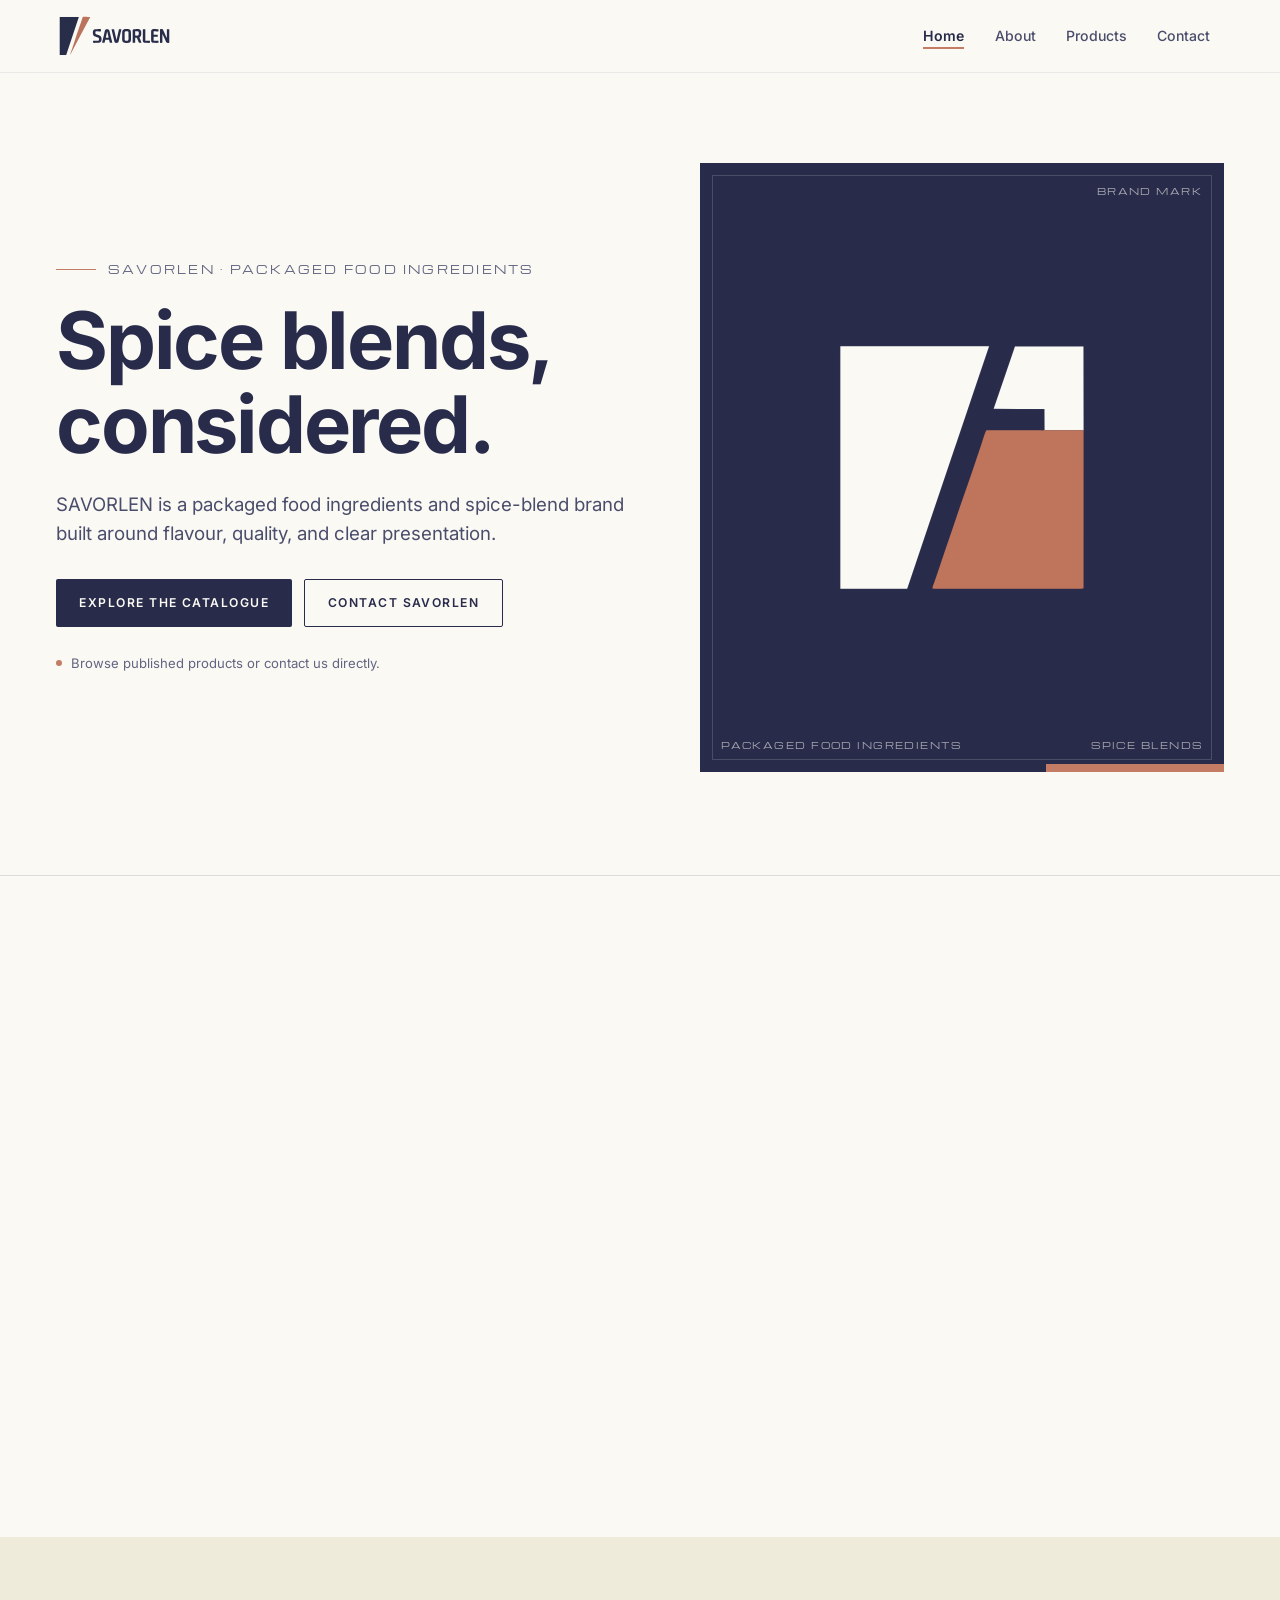
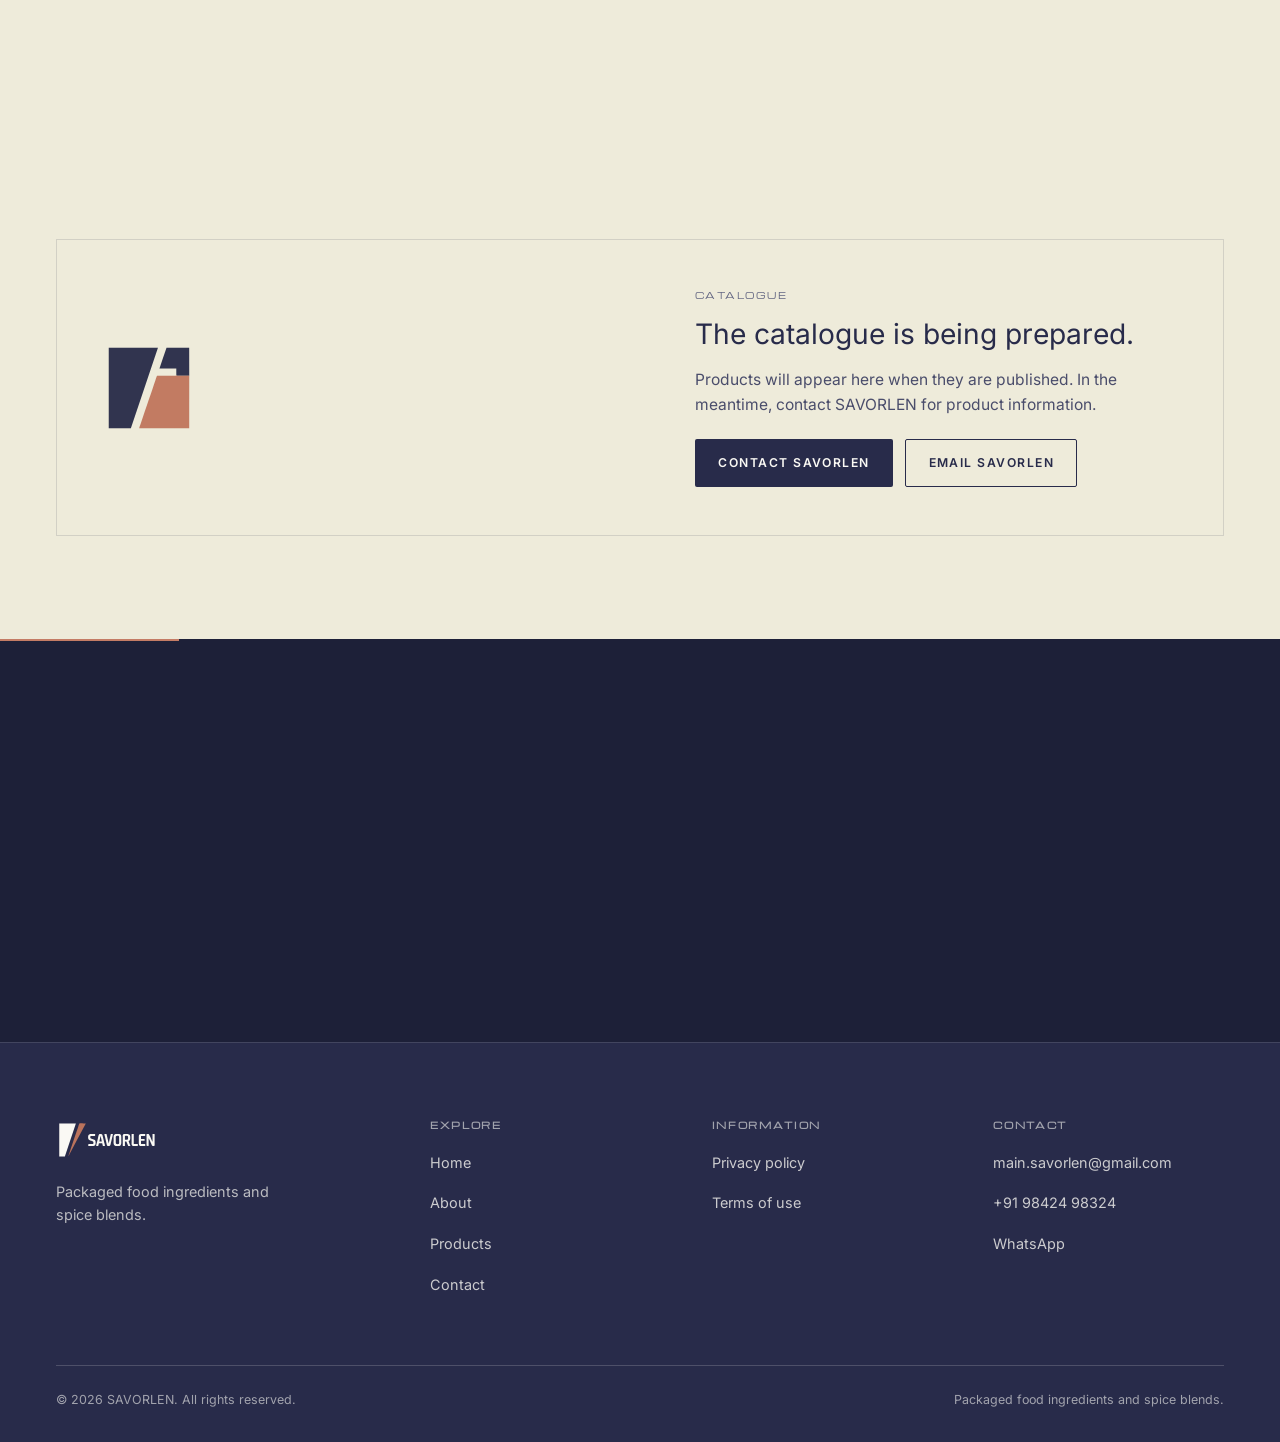
<file: index.html>
<!doctype html>
<html lang="en">
<head>
  <meta charset="utf-8">
  <meta name="viewport" content="width=device-width, initial-scale=1">
  <title>SAVORLEN — Packaged Food Ingredients &amp; Spice Blends</title>
  <meta name="description" content="SAVORLEN is a packaged food ingredients and spice-blend brand. Explore the product catalogue, learn about the brand, and contact SAVORLEN directly.">
  <link rel="canonical" href="https://savorlen.com/">
  <meta name="robots" content="index, follow">
  <meta name="color-scheme" content="light">
  <meta name="theme-color" content="#FAF9F4">
  <meta name="format-detection" content="telephone=no">
  <meta name="referrer" content="strict-origin-when-cross-origin">
  <meta http-equiv="Content-Security-Policy" content="default-src 'self'; base-uri 'self'; form-action 'self'; frame-src 'none'; img-src 'self' data:; font-src 'self'; style-src 'self'; script-src 'self'; connect-src 'self'; manifest-src 'self'; media-src 'none'; object-src 'none'; worker-src 'none'">

  <meta property="og:site_name" content="SAVORLEN">
  <meta property="og:type" content="website">
  <meta property="og:title" content="SAVORLEN — Packaged Food Ingredients &amp; Spice Blends">
  <meta property="og:description" content="SAVORLEN is a packaged food ingredients and spice-blend brand. Explore the product catalogue, learn about the brand, and contact SAVORLEN directly.">
  <meta property="og:url" content="https://savorlen.com/">
  <meta property="og:image" content="https://savorlen.com/assets/images/og-image.png">
  <meta property="og:image:width" content="1200">
  <meta property="og:image:height" content="630">
  <meta property="og:image:alt" content="SAVORLEN brand mark on a warm neutral background.">
  <meta name="twitter:card" content="summary_large_image">
  <meta name="twitter:title" content="SAVORLEN — Packaged Food Ingredients &amp; Spice Blends">
  <meta name="twitter:description" content="SAVORLEN is a packaged food ingredients and spice-blend brand. Explore the product catalogue and contact SAVORLEN directly.">
  <meta name="twitter:image" content="https://savorlen.com/assets/images/og-image.png">

  <link rel="icon" href="/favicon.svg" type="image/svg+xml">
  <link rel="icon" href="/favicon.ico" sizes="any">
  <link rel="apple-touch-icon" href="/assets/images/apple-touch-icon.png">
  <link rel="manifest" href="/manifest.webmanifest">
  <link rel="preload" href="/assets/fonts/inter-latin.woff2" as="font" type="font/woff2" crossorigin>
  <link rel="preload" href="/assets/fonts/michroma-latin.woff2" as="font" type="font/woff2" crossorigin>
  <link rel="stylesheet" href="/assets/css/styles.css">
  <script src="/assets/js/main.js" defer></script>
  <script src="/assets/js/navigation.js" defer></script>
  <script src="/assets/js/products.js" defer></script>
</head>
<body data-page="home">
  <a class="skip-link" href="#main">Skip to content</a>

  <header class="site-header" data-header>
    <div class="container site-header__inner">
      <a class="brand" href="/" aria-label="SAVORLEN home">
        <img class="brand__logo" src="/assets/logos/SAVORLEN_FRONT_web.svg" alt="SAVORLEN" width="900" height="356">
      </a>

      <nav class="primary-nav" aria-label="Primary">
        <ul class="primary-nav__list">
          <li><a class="primary-nav__link" href="/" aria-current="page">Home</a></li>
          <li><a class="primary-nav__link" href="/about.html">About</a></li>
          <li><a class="primary-nav__link" href="/products/">Products</a></li>
          <li><a class="primary-nav__link" href="/contact.html">Contact</a></li>
        </ul>
      </nav>

      <details class="mobile-nav" data-mobile-nav>
        <summary class="mobile-nav__toggle">
          <span class="mobile-nav__label">Menu</span>
          <span class="mobile-nav__icon" aria-hidden="true"><span></span><span></span><span></span></span>
        </summary>
        <div class="mobile-nav__panel">
          <div class="container mobile-nav__inner">
            <nav aria-label="Mobile">
              <ul class="mobile-nav__list">
                <li><a class="mobile-nav__link" href="/" aria-current="page">Home</a></li>
                <li><a class="mobile-nav__link" href="/about.html">About</a></li>
                <li><a class="mobile-nav__link" href="/products/">Products</a></li>
                <li><a class="mobile-nav__link" href="/contact.html">Contact</a></li>
              </ul>
            </nav>
            <div class="mobile-nav__meta">
              <a href="mailto:main.savorlen@gmail.com">main.savorlen@gmail.com</a>
              <a href="tel:+919842498324">+91 98424 98324</a>
            </div>
          </div>
        </div>
      </details>
    </div>
  </header>

  <main id="main">
    <section class="hero" aria-labelledby="hero-title">
      <div class="container hero__grid">
        <div class="hero__copy">
          <p class="hero__eyebrow eyebrow">SAVORLEN · Packaged food ingredients</p>
          <h1 id="hero-title">Spice blends, considered.</h1>
          <p class="hero__lead lead">SAVORLEN is a packaged food ingredients and spice-blend brand built around flavour, quality, and clear presentation.</p>
          <div class="hero__actions btn-group">
            <a class="btn btn--primary" href="/products/">Explore the catalogue</a>
            <a class="btn btn--secondary" href="/contact.html">Contact SAVORLEN</a>
          </div>
          <p class="hero__note">Browse published products or contact us directly.</p>
        </div>

        <div class="hero__art" aria-hidden="true">
          <div class="hero__panel">
            <img class="hero__mark" src="/assets/logos/LOGO_mark_reverse.svg" alt="" width="784" height="784">
            <p class="hero__index">Brand mark</p>
            <div class="hero__caption">
              <span>Packaged food ingredients</span>
              <span>Spice blends</span>
            </div>
            <div class="hero__accent"></div>
          </div>
        </div>
      </div>
    </section>

    <section class="section section--line" aria-labelledby="brand-intro-title">
      <div class="container">
        <div class="section__header" data-reveal>
          <div class="stack">
            <p class="section-label eyebrow">The brand</p>
            <h2 class="section__title" id="brand-intro-title">A clear, modern approach to packaged flavour.</h2>
          </div>
          <div class="stack">
            <p class="lead">SAVORLEN presents packaged food ingredients and spice blends with a consistent visual identity and straightforward product information.</p>
            <p>The focus is practical: make products easy to find, keep details clear, and give customers direct ways to ask questions.</p>
          </div>
        </div>

        <div class="principles" data-reveal>
          <article class="principle">
            <p class="principle__number">01</p>
            <h3>Clarity</h3>
            <p>Product information is presented plainly. Details that are not available are not replaced with guesses.</p>
          </article>
          <article class="principle">
            <p class="principle__number">02</p>
            <h3>Consistency</h3>
            <p>The same visual and information standards apply across the brand and the catalogue.</p>
          </article>
          <article class="principle">
            <p class="principle__number">03</p>
            <h3>Accuracy</h3>
            <p>Only confirmed product information is published. For anything not shown, contact SAVORLEN directly.</p>
          </article>
        </div>
      </div>
    </section>

    <section class="section section--vanilla" aria-labelledby="collection-title">
      <div class="container">
        <div class="section__header" data-reveal>
          <div class="stack">
            <p class="section-label eyebrow">The catalogue</p>
            <h2 class="section__title" id="collection-title">Selected products</h2>
          </div>
          <div class="collection-preview__intro">
            <p class="collection-preview__copy">Published products appear here as they are added to the SAVORLEN catalogue. The full catalogue includes product details, availability, and contact options.</p>
            <div class="collection-preview__actions">
              <a class="link-arrow" href="/products/">View all products <span aria-hidden="true">→</span></a>
            </div>
          </div>
        </div>

        <div data-home-products>
          <div class="stack">
            <div class="empty-panel">
              <img class="empty-panel__mark" src="/assets/logos/LOGO_mark.svg" alt="" width="176" height="176" loading="lazy">
              <div>
                <p class="empty-panel__label">Catalogue</p>
                <p class="empty-panel__title">The catalogue is being prepared.</p>
                <p class="empty-panel__copy">Products will appear here when they are published. In the meantime, contact SAVORLEN for product information.</p>
                <div class="empty-panel__actions btn-group">
                  <a class="btn btn--primary" href="/contact.html">Contact SAVORLEN</a>
                  <a class="btn btn--secondary" href="mailto:main.savorlen@gmail.com">Email SAVORLEN</a>
                </div>
              </div>
            </div>
            <noscript>
              <p class="contact-note">Product listings require JavaScript. You can <a class="text-link" href="/contact.html">contact SAVORLEN</a> for current product information.</p>
            </noscript>
          </div>
        </div>
      </div>
    </section>

    <section class="section--dark contact-band" aria-labelledby="contact-band-title">
      <div class="container contact-band__grid">
        <div data-reveal>
          <p class="section-label eyebrow">Contact</p>
          <h2 id="contact-band-title">Questions about a product?</h2>
          <p class="contact-band__copy">Reach SAVORLEN by email, phone, or WhatsApp. Product-specific ingredient, allergen, and packaging information can be requested directly.</p>
        </div>
        <div data-reveal>
          <div class="contact-band__actions btn-group">
            <a class="btn btn--light" href="mailto:main.savorlen@gmail.com">Email SAVORLEN</a>
            <a class="btn btn--outline-light" href="https://wa.me/919842498324" target="_blank" rel="noopener noreferrer">WhatsApp</a>
          </div>
          <div class="contact-band__meta">
            <a href="tel:+919842498324">+91 98424 98324</a>
            <a href="mailto:main.savorlen@gmail.com">main.savorlen@gmail.com</a>
          </div>
        </div>
      </div>
    </section>
  </main>

  <footer class="site-footer">
    <div class="container">
      <div class="footer-grid">
        <div class="footer-brand">
          <img class="footer-brand__logo" src="/assets/logos/SAVORLEN_FRONT_reverse.svg" alt="SAVORLEN" width="900" height="356">
          <p>Packaged food ingredients and spice blends.</p>
        </div>
        <div>
          <h2 class="footer-heading">Explore</h2>
          <ul class="footer-list">
            <li><a href="/">Home</a></li>
            <li><a href="/about.html">About</a></li>
            <li><a href="/products/">Products</a></li>
            <li><a href="/contact.html">Contact</a></li>
          </ul>
        </div>
        <div>
          <h2 class="footer-heading">Information</h2>
          <ul class="footer-list">
            <li><a href="/privacy-policy.html">Privacy policy</a></li>
            <li><a href="/terms.html">Terms of use</a></li>
          </ul>
        </div>
        <div>
          <h2 class="footer-heading">Contact</h2>
          <ul class="footer-list footer-list--contact">
            <li><a href="mailto:main.savorlen@gmail.com">main.savorlen@gmail.com</a></li>
            <li><a href="tel:+919842498324">+91 98424 98324</a></li>
            <li><a href="https://wa.me/919842498324" target="_blank" rel="noopener noreferrer">WhatsApp</a></li>
          </ul>
        </div>
      </div>
      <div class="footer-bottom">
        <p>© <span data-year>2026</span> SAVORLEN. All rights reserved.</p>
        <p>Packaged food ingredients and spice blends.</p>
      </div>
    </div>
  </footer>
</body>
</html>
</file>
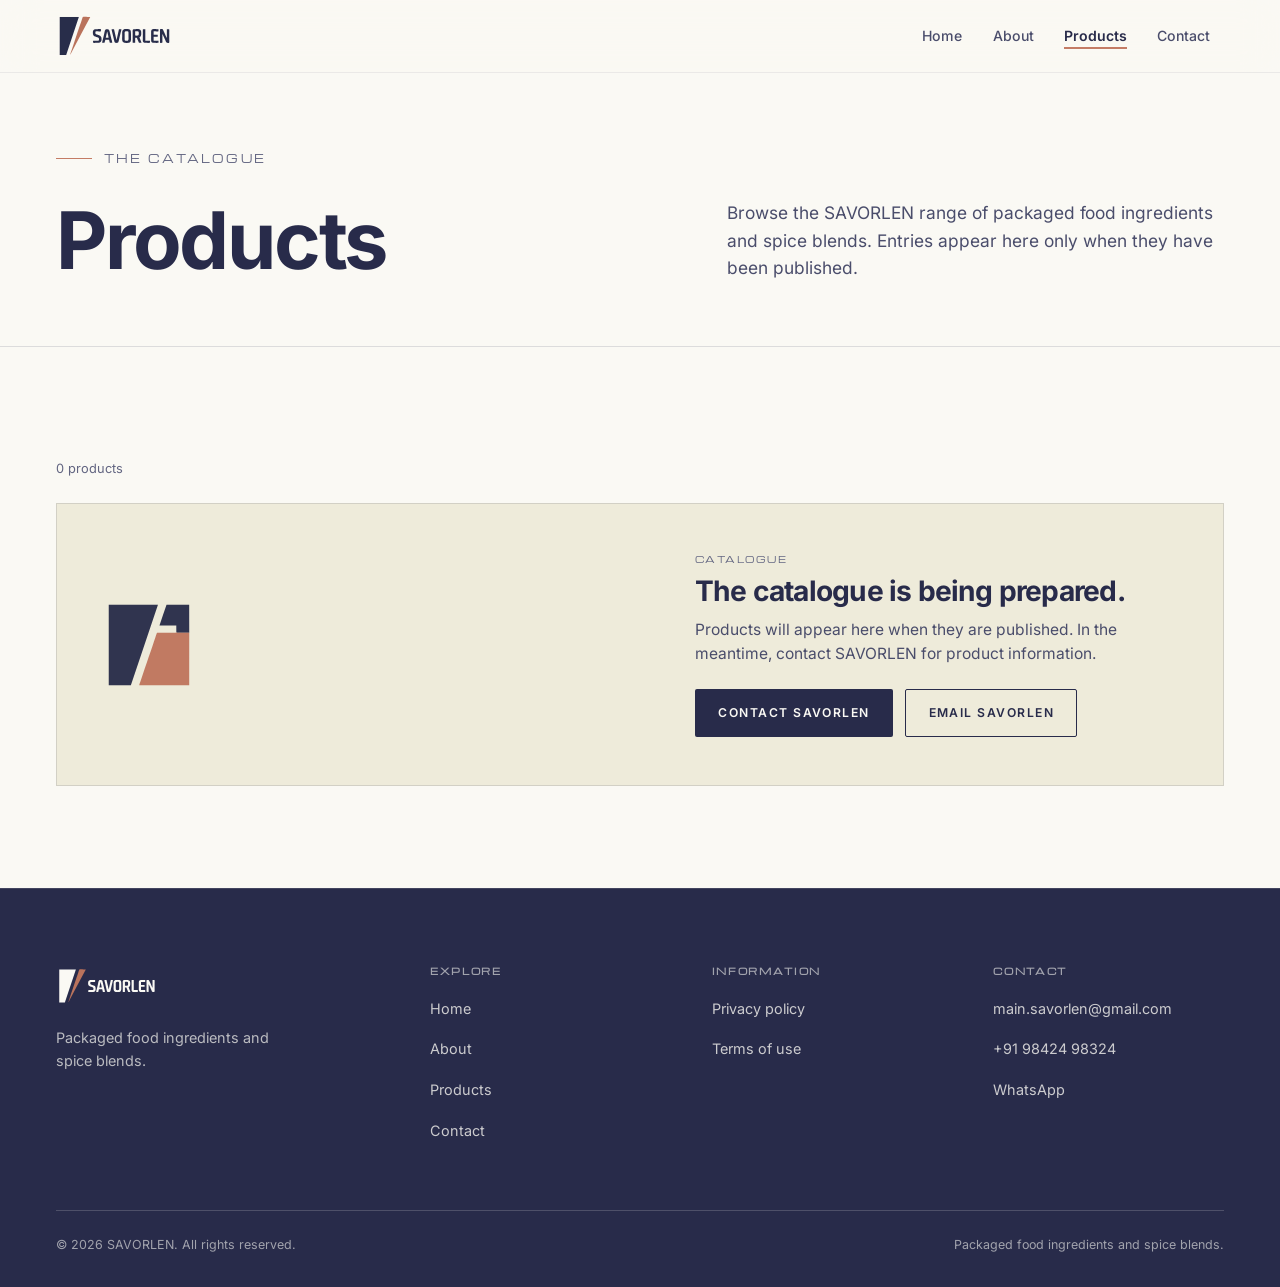
<file: products/index.html>
<!doctype html>
<html lang="en">
<head>
  <meta charset="utf-8">
  <meta name="viewport" content="width=device-width, initial-scale=1">
  <title>Products — SAVORLEN</title>
  <meta name="description" content="Browse published SAVORLEN packaged food ingredients and spice blends. View product details, availability, and contact options.">
  <link rel="canonical" href="https://savorlen.com/products/">
  <meta name="robots" content="index, follow">
  <meta name="color-scheme" content="light">
  <meta name="theme-color" content="#FAF9F4">
  <meta name="format-detection" content="telephone=no">
  <meta name="referrer" content="strict-origin-when-cross-origin">
  <meta http-equiv="Content-Security-Policy" content="default-src 'self'; base-uri 'self'; form-action 'self'; frame-src 'none'; img-src 'self' data:; font-src 'self'; style-src 'self'; script-src 'self'; connect-src 'self'; manifest-src 'self'; media-src 'none'; object-src 'none'; worker-src 'none'">

  <meta property="og:site_name" content="SAVORLEN">
  <meta property="og:type" content="website">
  <meta property="og:title" content="Products — SAVORLEN">
  <meta property="og:description" content="Browse published SAVORLEN packaged food ingredients and spice blends. View product details, availability, and contact options.">
  <meta property="og:url" content="https://savorlen.com/products/">
  <meta property="og:image" content="https://savorlen.com/assets/images/og-image.png">
  <meta property="og:image:width" content="1200">
  <meta property="og:image:height" content="630">
  <meta property="og:image:alt" content="SAVORLEN brand mark on a warm neutral background.">
  <meta name="twitter:card" content="summary_large_image">
  <meta name="twitter:title" content="Products — SAVORLEN">
  <meta name="twitter:description" content="Browse published SAVORLEN packaged food ingredients and spice blends.">
  <meta name="twitter:image" content="https://savorlen.com/assets/images/og-image.png">

  <link rel="icon" href="/favicon.svg" type="image/svg+xml">
  <link rel="icon" href="/favicon.ico" sizes="any">
  <link rel="apple-touch-icon" href="/assets/images/apple-touch-icon.png">
  <link rel="manifest" href="/manifest.webmanifest">
  <link rel="preload" href="/assets/fonts/inter-latin.woff2" as="font" type="font/woff2" crossorigin>
  <link rel="preload" href="/assets/fonts/michroma-latin.woff2" as="font" type="font/woff2" crossorigin>
  <link rel="stylesheet" href="/assets/css/styles.css">
  <script src="/assets/js/main.js" defer></script>
  <script src="/assets/js/navigation.js" defer></script>
  <script src="/assets/js/products.js" defer></script>
</head>
<body data-page="catalogue">
  <a class="skip-link" href="#main">Skip to content</a>

  <header class="site-header" data-header>
    <div class="container site-header__inner">
      <a class="brand" href="/" aria-label="SAVORLEN home">
        <img class="brand__logo" src="/assets/logos/SAVORLEN_FRONT_web.svg" alt="SAVORLEN" width="900" height="356">
      </a>

      <nav class="primary-nav" aria-label="Primary">
        <ul class="primary-nav__list">
          <li><a class="primary-nav__link" href="/">Home</a></li>
          <li><a class="primary-nav__link" href="/about.html">About</a></li>
          <li><a class="primary-nav__link" href="/products/" aria-current="page">Products</a></li>
          <li><a class="primary-nav__link" href="/contact.html">Contact</a></li>
        </ul>
      </nav>

      <details class="mobile-nav" data-mobile-nav>
        <summary class="mobile-nav__toggle">
          <span class="mobile-nav__label">Menu</span>
          <span class="mobile-nav__icon" aria-hidden="true"><span></span><span></span><span></span></span>
        </summary>
        <div class="mobile-nav__panel">
          <div class="container mobile-nav__inner">
            <nav aria-label="Mobile">
              <ul class="mobile-nav__list">
                <li><a class="mobile-nav__link" href="/">Home</a></li>
                <li><a class="mobile-nav__link" href="/about.html">About</a></li>
                <li><a class="mobile-nav__link" href="/products/" aria-current="page">Products</a></li>
                <li><a class="mobile-nav__link" href="/contact.html">Contact</a></li>
              </ul>
            </nav>
            <div class="mobile-nav__meta">
              <a href="mailto:main.savorlen@gmail.com">main.savorlen@gmail.com</a>
              <a href="tel:+919842498324">+91 98424 98324</a>
            </div>
          </div>
        </div>
      </details>
    </div>
  </header>

  <main id="main">
    <section class="page-hero" aria-labelledby="products-title">
      <div class="container page-hero__inner">
        <div class="stack">
          <p class="section-label eyebrow">The catalogue</p>
          <h1 id="products-title">Products</h1>
        </div>
        <p class="page-hero__intro">Browse the SAVORLEN range of packaged food ingredients and spice blends. Entries appear here only when they have been published.</p>
      </div>
    </section>

    <section class="catalogue" aria-labelledby="catalogue-heading">
      <div class="container">
        <h2 class="visually-hidden" id="catalogue-heading">Product catalogue</h2>

        <div class="catalogue-toolbar">
          <ul class="filter-list" data-filter-list aria-label="Filter products by category" hidden></ul>
          <p class="results-count" data-results-count></p>
        </div>

        <p class="visually-hidden" role="status" aria-live="polite" data-catalogue-status></p>
        <div data-product-grid></div>

        <noscript>
          <div class="state-panel">
            <h2 class="state-panel__title">Product listings require JavaScript.</h2>
            <p class="state-panel__copy">The catalogue is loaded dynamically. Please enable JavaScript, or contact SAVORLEN for current product information.</p>
            <div class="state-panel__actions btn-group">
              <a class="btn btn--primary" href="mailto:main.savorlen@gmail.com">Email SAVORLEN</a>
              <a class="btn btn--secondary" href="tel:+919842498324">Call SAVORLEN</a>
            </div>
          </div>
        </noscript>
      </div>
    </section>
  </main>

  <footer class="site-footer">
    <div class="container">
      <div class="footer-grid">
        <div class="footer-brand">
          <img class="footer-brand__logo" src="/assets/logos/SAVORLEN_FRONT_reverse.svg" alt="SAVORLEN" width="900" height="356">
          <p>Packaged food ingredients and spice blends.</p>
        </div>
        <div>
          <h2 class="footer-heading">Explore</h2>
          <ul class="footer-list">
            <li><a href="/">Home</a></li>
            <li><a href="/about.html">About</a></li>
            <li><a href="/products/">Products</a></li>
            <li><a href="/contact.html">Contact</a></li>
          </ul>
        </div>
        <div>
          <h2 class="footer-heading">Information</h2>
          <ul class="footer-list">
            <li><a href="/privacy-policy.html">Privacy policy</a></li>
            <li><a href="/terms.html">Terms of use</a></li>
          </ul>
        </div>
        <div>
          <h2 class="footer-heading">Contact</h2>
          <ul class="footer-list footer-list--contact">
            <li><a href="mailto:main.savorlen@gmail.com">main.savorlen@gmail.com</a></li>
            <li><a href="tel:+919842498324">+91 98424 98324</a></li>
            <li><a href="https://wa.me/919842498324" target="_blank" rel="noopener noreferrer">WhatsApp</a></li>
          </ul>
        </div>
      </div>
      <div class="footer-bottom">
        <p>© <span data-year>2026</span> SAVORLEN. All rights reserved.</p>
        <p>Packaged food ingredients and spice blends.</p>
      </div>
    </div>
  </footer>
</body>
</html>
</file>
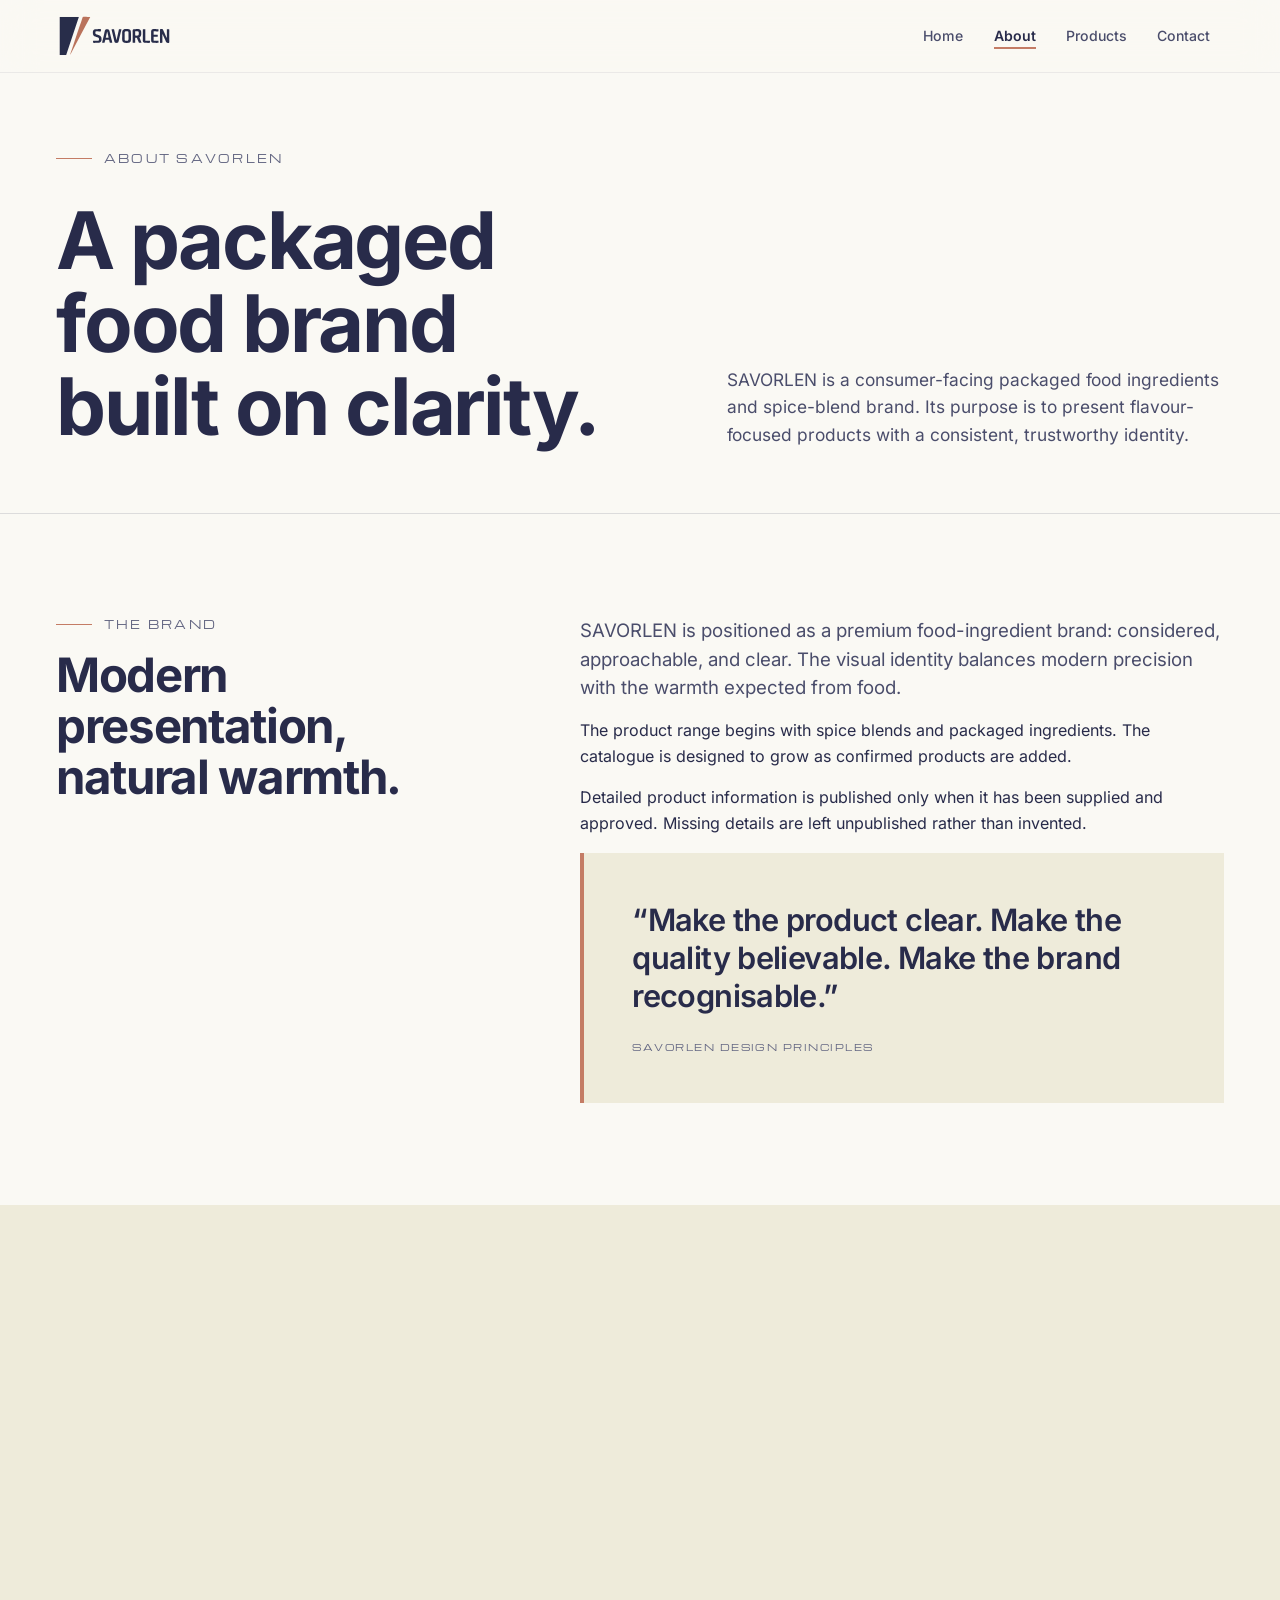
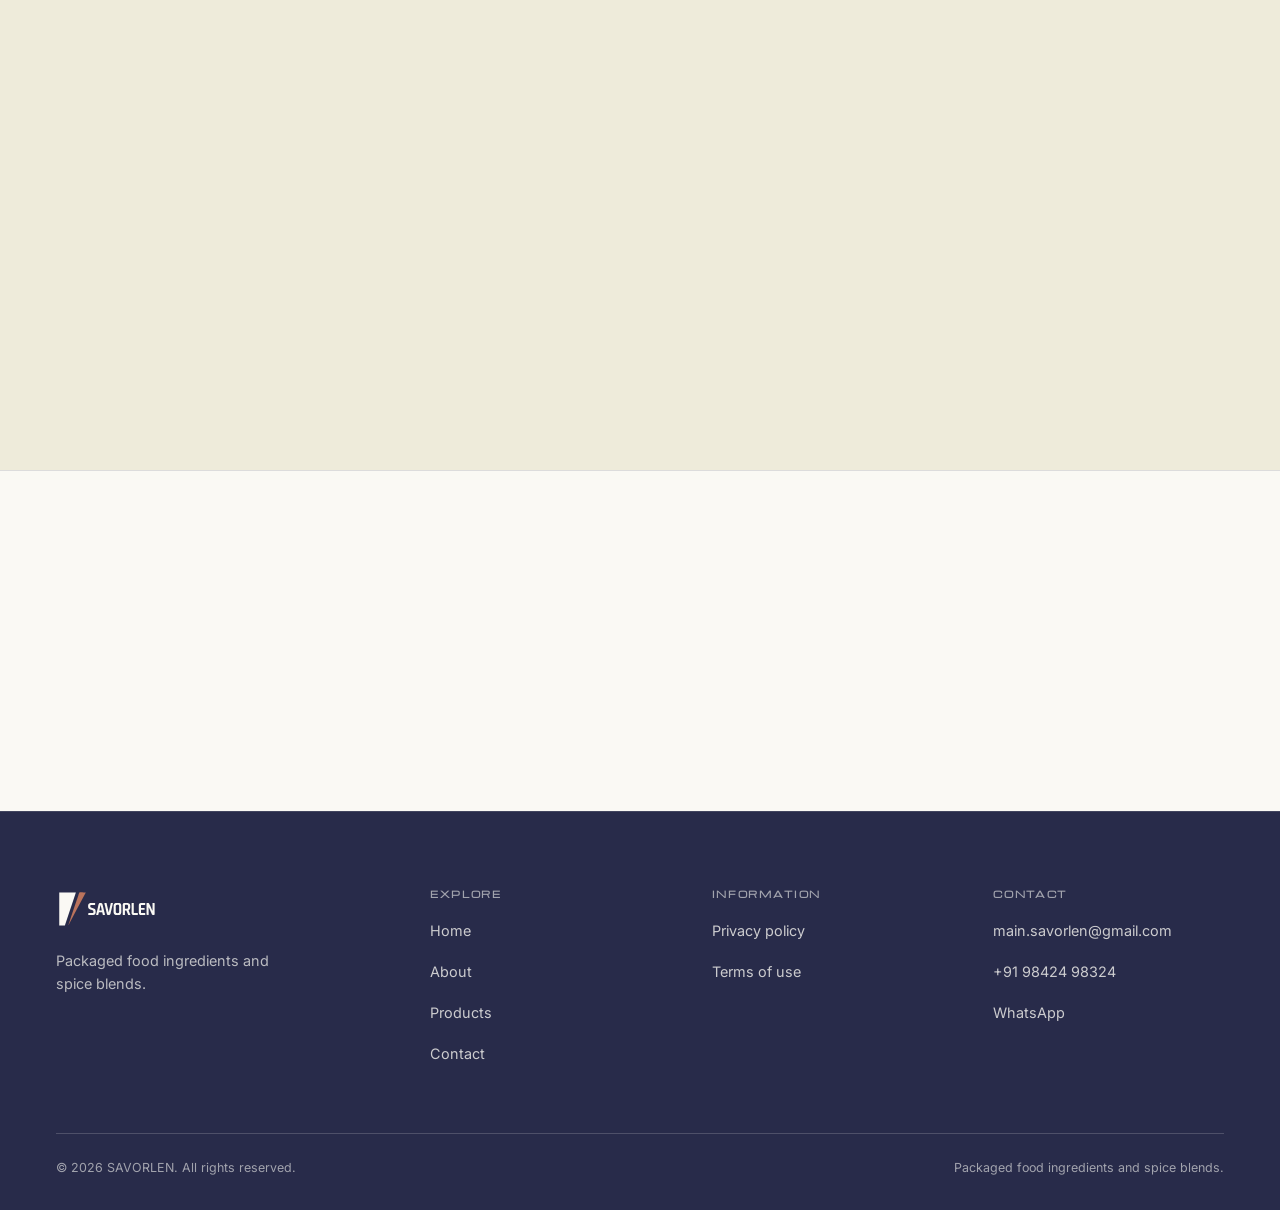
<file: about.html>
<!doctype html>
<html lang="en">
<head>
  <meta charset="utf-8">
  <meta name="viewport" content="width=device-width, initial-scale=1">
  <title>About SAVORLEN — Brand &amp; Product Approach</title>
  <meta name="description" content="Learn about SAVORLEN, a packaged food ingredients and spice-blend brand built around clarity, consistency, and modern presentation.">
  <link rel="canonical" href="https://savorlen.com/about.html">
  <meta name="robots" content="index, follow">
  <meta name="color-scheme" content="light">
  <meta name="theme-color" content="#FAF9F4">
  <meta name="format-detection" content="telephone=no">
  <meta name="referrer" content="strict-origin-when-cross-origin">
  <meta http-equiv="Content-Security-Policy" content="default-src 'self'; base-uri 'self'; form-action 'self'; frame-src 'none'; img-src 'self' data:; font-src 'self'; style-src 'self'; script-src 'self'; connect-src 'self'; manifest-src 'self'; media-src 'none'; object-src 'none'; worker-src 'none'">

  <meta property="og:site_name" content="SAVORLEN">
  <meta property="og:type" content="website">
  <meta property="og:title" content="About SAVORLEN — Brand &amp; Product Approach">
  <meta property="og:description" content="Learn about SAVORLEN, a packaged food ingredients and spice-blend brand built around clarity, consistency, and modern presentation.">
  <meta property="og:url" content="https://savorlen.com/about.html">
  <meta property="og:image" content="https://savorlen.com/assets/images/og-image.png">
  <meta property="og:image:width" content="1200">
  <meta property="og:image:height" content="630">
  <meta property="og:image:alt" content="SAVORLEN brand mark on a warm neutral background.">
  <meta name="twitter:card" content="summary_large_image">
  <meta name="twitter:title" content="About SAVORLEN — Brand &amp; Product Approach">
  <meta name="twitter:description" content="SAVORLEN is a packaged food ingredients and spice-blend brand built around clarity, consistency, and modern presentation.">
  <meta name="twitter:image" content="https://savorlen.com/assets/images/og-image.png">

  <link rel="icon" href="/favicon.svg" type="image/svg+xml">
  <link rel="icon" href="/favicon.ico" sizes="any">
  <link rel="apple-touch-icon" href="/assets/images/apple-touch-icon.png">
  <link rel="manifest" href="/manifest.webmanifest">
  <link rel="preload" href="/assets/fonts/inter-latin.woff2" as="font" type="font/woff2" crossorigin>
  <link rel="preload" href="/assets/fonts/michroma-latin.woff2" as="font" type="font/woff2" crossorigin>
  <link rel="stylesheet" href="/assets/css/styles.css">
  <script src="/assets/js/main.js" defer></script>
  <script src="/assets/js/navigation.js" defer></script>
</head>
<body data-page="about">
  <a class="skip-link" href="#main">Skip to content</a>

  <header class="site-header" data-header>
    <div class="container site-header__inner">
      <a class="brand" href="/" aria-label="SAVORLEN home">
        <img class="brand__logo" src="/assets/logos/SAVORLEN_FRONT_web.svg" alt="SAVORLEN" width="900" height="356">
      </a>

      <nav class="primary-nav" aria-label="Primary">
        <ul class="primary-nav__list">
          <li><a class="primary-nav__link" href="/">Home</a></li>
          <li><a class="primary-nav__link" href="/about.html" aria-current="page">About</a></li>
          <li><a class="primary-nav__link" href="/products/">Products</a></li>
          <li><a class="primary-nav__link" href="/contact.html">Contact</a></li>
        </ul>
      </nav>

      <details class="mobile-nav" data-mobile-nav>
        <summary class="mobile-nav__toggle">
          <span class="mobile-nav__label">Menu</span>
          <span class="mobile-nav__icon" aria-hidden="true"><span></span><span></span><span></span></span>
        </summary>
        <div class="mobile-nav__panel">
          <div class="container mobile-nav__inner">
            <nav aria-label="Mobile">
              <ul class="mobile-nav__list">
                <li><a class="mobile-nav__link" href="/">Home</a></li>
                <li><a class="mobile-nav__link" href="/about.html" aria-current="page">About</a></li>
                <li><a class="mobile-nav__link" href="/products/">Products</a></li>
                <li><a class="mobile-nav__link" href="/contact.html">Contact</a></li>
              </ul>
            </nav>
            <div class="mobile-nav__meta">
              <a href="mailto:main.savorlen@gmail.com">main.savorlen@gmail.com</a>
              <a href="tel:+919842498324">+91 98424 98324</a>
            </div>
          </div>
        </div>
      </details>
    </div>
  </header>

  <main id="main">
    <section class="page-hero" aria-labelledby="about-title">
      <div class="container page-hero__inner">
        <div class="stack">
          <p class="section-label eyebrow">About SAVORLEN</p>
          <h1 id="about-title">A packaged food brand built on clarity.</h1>
        </div>
        <p class="page-hero__intro">SAVORLEN is a consumer-facing packaged food ingredients and spice-blend brand. Its purpose is to present flavour-focused products with a consistent, trustworthy identity.</p>
      </div>
    </section>

    <section class="section" aria-labelledby="brand-position-title">
      <div class="container split">
        <div class="stack" data-reveal>
          <p class="section-label eyebrow">The brand</p>
          <h2 id="brand-position-title">Modern presentation, natural warmth.</h2>
        </div>
        <div class="stack" data-reveal>
          <p class="lead">SAVORLEN is positioned as a premium food-ingredient brand: considered, approachable, and clear. The visual identity balances modern precision with the warmth expected from food.</p>
          <p>The product range begins with spice blends and packaged ingredients. The catalogue is designed to grow as confirmed products are added.</p>
          <p>Detailed product information is published only when it has been supplied and approved. Missing details are left unpublished rather than invented.</p>
          <div class="about-statement">
            <p class="about-statement__text">“Make the product clear. Make the quality believable. Make the brand recognisable.”</p>
            <p class="about-statement__credit">SAVORLEN design principles</p>
          </div>
        </div>
      </div>
    </section>

    <section class="section section--vanilla" aria-labelledby="about-expect-title">
      <div class="container split">
        <div class="stack" data-reveal>
          <p class="section-label eyebrow">What the site publishes</p>
          <h2 id="about-expect-title">What you can expect.</h2>
          <p class="lead">The catalogue is a record of published product information, not a promise of availability.</p>
        </div>
        <div class="about-panel" data-reveal>
          <img class="about-panel__mark" src="/assets/logos/LOGO_mark.svg" alt="" width="784" height="784" loading="lazy">
          <dl class="about-facts">
            <div class="about-fact">
              <dt>Brand</dt>
              <dd>SAVORLEN</dd>
            </div>
            <div class="about-fact">
              <dt>Category</dt>
              <dd>Packaged food ingredients and spice blends</dd>
            </div>
            <div class="about-fact">
              <dt>Products</dt>
              <dd>Published through the SAVORLEN catalogue</dd>
            </div>
            <div class="about-fact">
              <dt>Availability</dt>
              <dd>Shown only when supplied; exact quantities are not published</dd>
            </div>
            <div class="about-fact">
              <dt>Pricing</dt>
              <dd>Shown only when supplied in a confirmed currency</dd>
            </div>
            <div class="about-fact">
              <dt>Online ordering</dt>
              <dd>Not offered on this website</dd>
            </div>
            <div class="about-fact">
              <dt>Contact</dt>
              <dd><a class="text-link" href="mailto:main.savorlen@gmail.com">main.savorlen@gmail.com</a><br><a class="text-link" href="tel:+919842498324">+91 98424 98324</a></dd>
            </div>
          </dl>
        </div>
      </div>
    </section>

    <section class="section section--line" aria-labelledby="about-cta-title">
      <div class="container split">
        <div class="stack" data-reveal>
          <p class="section-label eyebrow">Explore</p>
          <h2 id="about-cta-title">See what is currently published.</h2>
        </div>
        <div class="stack" data-reveal>
          <p class="lead">The catalogue shows only products that have been added and published. If a product is not listed, contact SAVORLEN directly.</p>
          <div class="btn-group">
            <a class="btn btn--primary" href="/products/">View the catalogue</a>
            <a class="btn btn--secondary" href="/contact.html">Contact SAVORLEN</a>
          </div>
        </div>
      </div>
    </section>
  </main>

  <footer class="site-footer">
    <div class="container">
      <div class="footer-grid">
        <div class="footer-brand">
          <img class="footer-brand__logo" src="/assets/logos/SAVORLEN_FRONT_reverse.svg" alt="SAVORLEN" width="900" height="356">
          <p>Packaged food ingredients and spice blends.</p>
        </div>
        <div>
          <h2 class="footer-heading">Explore</h2>
          <ul class="footer-list">
            <li><a href="/">Home</a></li>
            <li><a href="/about.html">About</a></li>
            <li><a href="/products/">Products</a></li>
            <li><a href="/contact.html">Contact</a></li>
          </ul>
        </div>
        <div>
          <h2 class="footer-heading">Information</h2>
          <ul class="footer-list">
            <li><a href="/privacy-policy.html">Privacy policy</a></li>
            <li><a href="/terms.html">Terms of use</a></li>
          </ul>
        </div>
        <div>
          <h2 class="footer-heading">Contact</h2>
          <ul class="footer-list footer-list--contact">
            <li><a href="mailto:main.savorlen@gmail.com">main.savorlen@gmail.com</a></li>
            <li><a href="tel:+919842498324">+91 98424 98324</a></li>
            <li><a href="https://wa.me/919842498324" target="_blank" rel="noopener noreferrer">WhatsApp</a></li>
          </ul>
        </div>
      </div>
      <div class="footer-bottom">
        <p>© <span data-year>2026</span> SAVORLEN. All rights reserved.</p>
        <p>Packaged food ingredients and spice blends.</p>
      </div>
    </div>
  </footer>
</body>
</html>
</file>
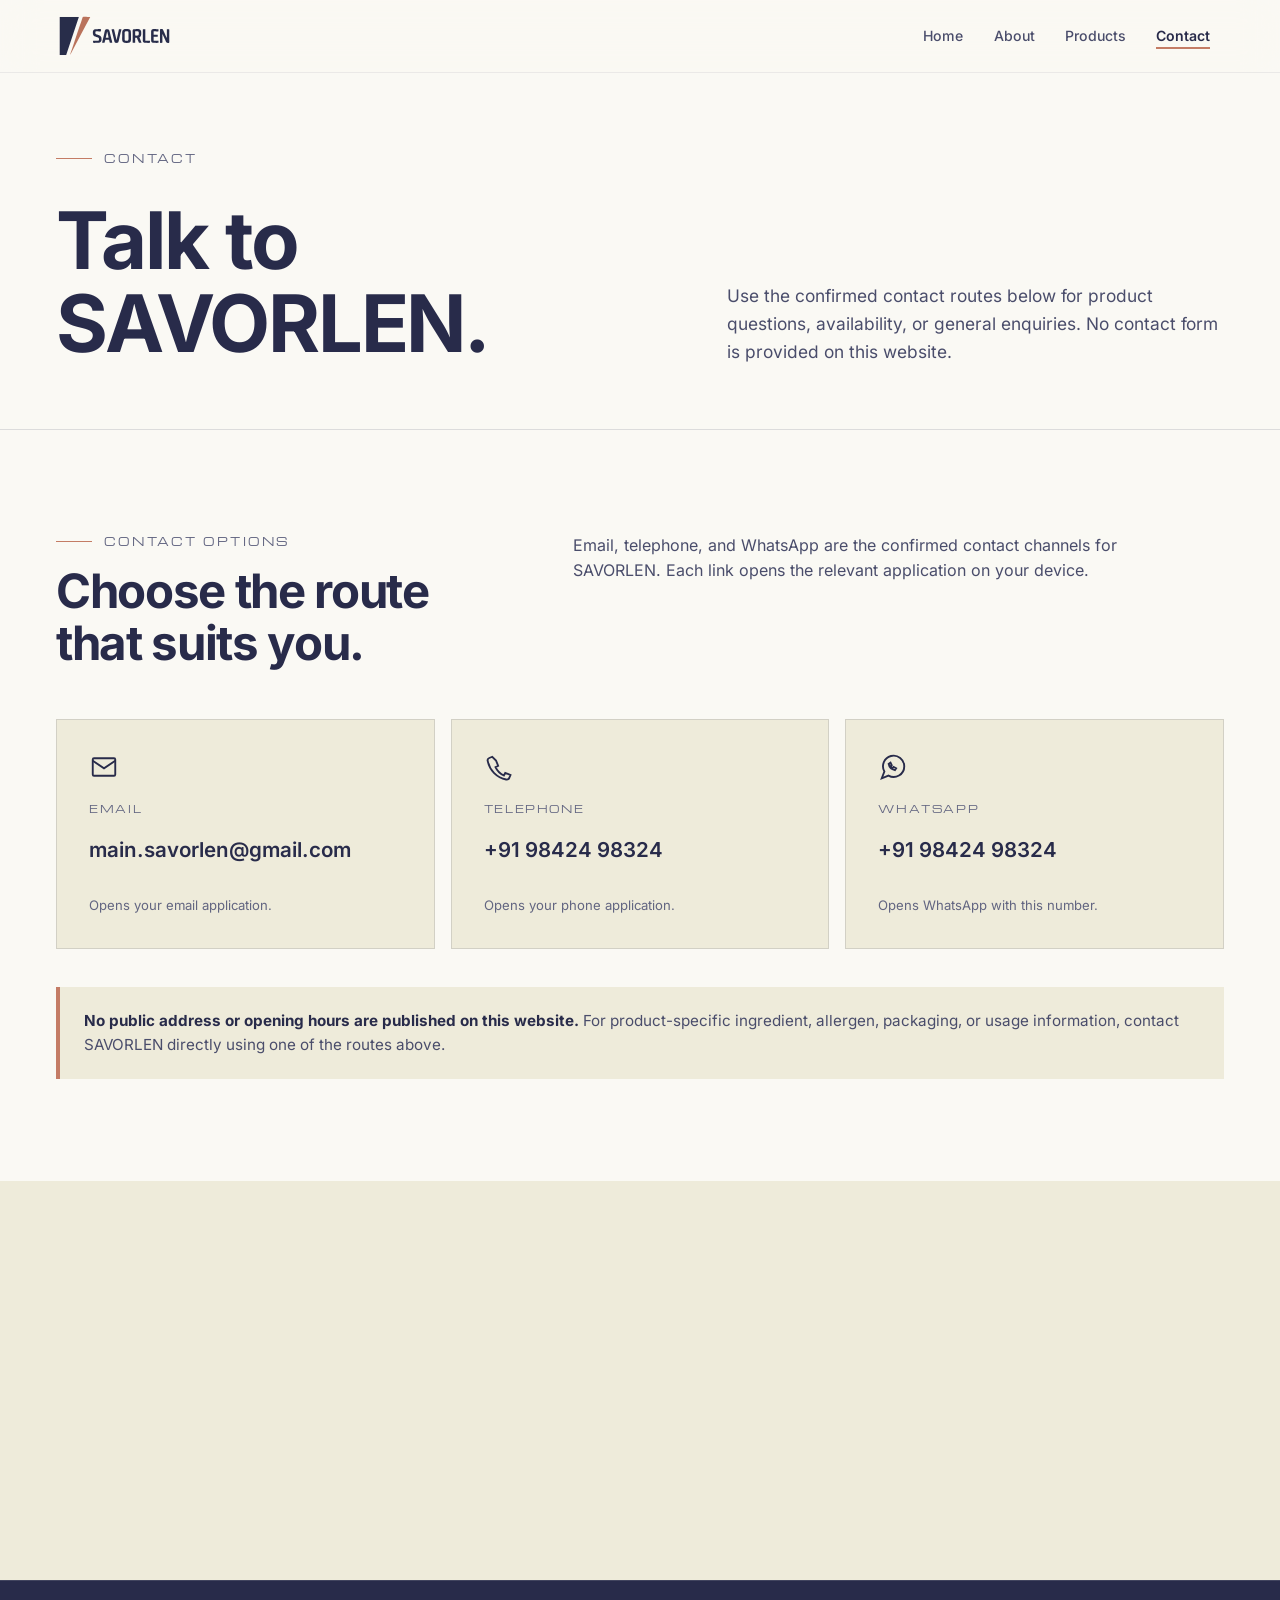
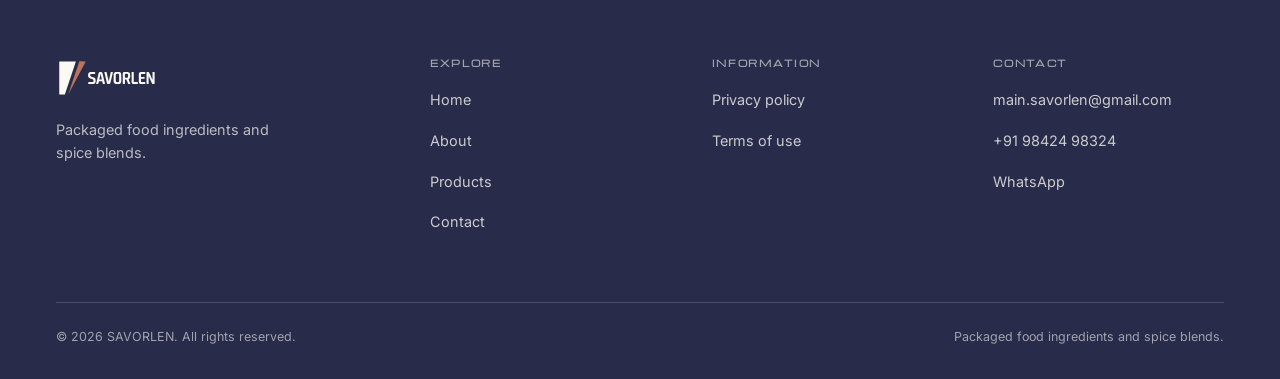
<file: contact.html>
<!doctype html>
<html lang="en">
<head>
  <meta charset="utf-8">
  <meta name="viewport" content="width=device-width, initial-scale=1">
  <title>Contact SAVORLEN — Email, Phone &amp; WhatsApp</title>
  <meta name="description" content="Contact SAVORLEN by email, phone, or WhatsApp for product questions, availability, and general enquiries.">
  <link rel="canonical" href="https://savorlen.com/contact.html">
  <meta name="robots" content="index, follow">
  <meta name="color-scheme" content="light">
  <meta name="theme-color" content="#FAF9F4">
  <meta name="format-detection" content="telephone=no">
  <meta name="referrer" content="strict-origin-when-cross-origin">
  <meta http-equiv="Content-Security-Policy" content="default-src 'self'; base-uri 'self'; form-action 'self'; frame-src 'none'; img-src 'self' data:; font-src 'self'; style-src 'self'; script-src 'self'; connect-src 'self'; manifest-src 'self'; media-src 'none'; object-src 'none'; worker-src 'none'">

  <meta property="og:site_name" content="SAVORLEN">
  <meta property="og:type" content="website">
  <meta property="og:title" content="Contact SAVORLEN — Email, Phone &amp; WhatsApp">
  <meta property="og:description" content="Contact SAVORLEN by email, phone, or WhatsApp for product questions, availability, and general enquiries.">
  <meta property="og:url" content="https://savorlen.com/contact.html">
  <meta property="og:image" content="https://savorlen.com/assets/images/og-image.png">
  <meta property="og:image:width" content="1200">
  <meta property="og:image:height" content="630">
  <meta property="og:image:alt" content="SAVORLEN brand mark on a warm neutral background.">
  <meta name="twitter:card" content="summary_large_image">
  <meta name="twitter:title" content="Contact SAVORLEN — Email, Phone &amp; WhatsApp">
  <meta name="twitter:description" content="Contact SAVORLEN by email, phone, or WhatsApp for product questions and general enquiries.">
  <meta name="twitter:image" content="https://savorlen.com/assets/images/og-image.png">

  <link rel="icon" href="/favicon.svg" type="image/svg+xml">
  <link rel="icon" href="/favicon.ico" sizes="any">
  <link rel="apple-touch-icon" href="/assets/images/apple-touch-icon.png">
  <link rel="manifest" href="/manifest.webmanifest">
  <link rel="preload" href="/assets/fonts/inter-latin.woff2" as="font" type="font/woff2" crossorigin>
  <link rel="preload" href="/assets/fonts/michroma-latin.woff2" as="font" type="font/woff2" crossorigin>
  <link rel="stylesheet" href="/assets/css/styles.css">
  <script src="/assets/js/main.js" defer></script>
  <script src="/assets/js/navigation.js" defer></script>
</head>
<body data-page="contact">
  <a class="skip-link" href="#main">Skip to content</a>

  <header class="site-header" data-header>
    <div class="container site-header__inner">
      <a class="brand" href="/" aria-label="SAVORLEN home">
        <img class="brand__logo" src="/assets/logos/SAVORLEN_FRONT_web.svg" alt="SAVORLEN" width="900" height="356">
      </a>

      <nav class="primary-nav" aria-label="Primary">
        <ul class="primary-nav__list">
          <li><a class="primary-nav__link" href="/">Home</a></li>
          <li><a class="primary-nav__link" href="/about.html">About</a></li>
          <li><a class="primary-nav__link" href="/products/">Products</a></li>
          <li><a class="primary-nav__link" href="/contact.html" aria-current="page">Contact</a></li>
        </ul>
      </nav>

      <details class="mobile-nav" data-mobile-nav>
        <summary class="mobile-nav__toggle">
          <span class="mobile-nav__label">Menu</span>
          <span class="mobile-nav__icon" aria-hidden="true"><span></span><span></span><span></span></span>
        </summary>
        <div class="mobile-nav__panel">
          <div class="container mobile-nav__inner">
            <nav aria-label="Mobile">
              <ul class="mobile-nav__list">
                <li><a class="mobile-nav__link" href="/">Home</a></li>
                <li><a class="mobile-nav__link" href="/about.html">About</a></li>
                <li><a class="mobile-nav__link" href="/products/">Products</a></li>
                <li><a class="mobile-nav__link" href="/contact.html" aria-current="page">Contact</a></li>
              </ul>
            </nav>
            <div class="mobile-nav__meta">
              <a href="mailto:main.savorlen@gmail.com">main.savorlen@gmail.com</a>
              <a href="tel:+919842498324">+91 98424 98324</a>
            </div>
          </div>
        </div>
      </details>
    </div>
  </header>

  <main id="main">
    <section class="page-hero" aria-labelledby="contact-title">
      <div class="container page-hero__inner">
        <div class="stack">
          <p class="section-label eyebrow">Contact</p>
          <h1 id="contact-title">Talk to SAVORLEN.</h1>
        </div>
        <p class="page-hero__intro">Use the confirmed contact routes below for product questions, availability, or general enquiries. No contact form is provided on this website.</p>
      </div>
    </section>

    <section class="section" aria-labelledby="contact-options-title">
      <div class="container">
        <div class="section__header" data-reveal>
          <div class="stack">
            <p class="section-label eyebrow">Contact options</p>
            <h2 class="section__title" id="contact-options-title">Choose the route that suits you.</h2>
          </div>
          <p class="section__intro">Email, telephone, and WhatsApp are the confirmed contact channels for SAVORLEN. Each link opens the relevant application on your device.</p>
        </div>

        <div class="stack stack--lg" data-reveal>
          <div class="contact-grid">
            <a class="contact-card" href="mailto:main.savorlen@gmail.com">
              <svg class="contact-card__icon" viewBox="0 0 24 24" fill="none" stroke="currentColor" stroke-width="1.5" aria-hidden="true">
                <rect x="3" y="5" width="18" height="14" rx="1"></rect>
                <path d="m3 7 9 6 9-6"></path>
              </svg>
              <span class="contact-card__label">Email</span>
              <span class="contact-card__value">main.savorlen@gmail.com</span>
              <span class="contact-card__hint">Opens your email application.</span>
            </a>

            <a class="contact-card" href="tel:+919842498324">
              <svg class="contact-card__icon" viewBox="0 0 24 24" fill="none" stroke="currentColor" stroke-width="1.5" aria-hidden="true">
                <path d="M6.6 3.8 4.2 4.8c-1 .4-1.5 1.5-1.2 2.5 1.5 7.4 7.3 13.2 14.7 14.7 1 .2 2.1-.3 2.5-1.2l1-2.4-4.2-1.7-1.1 2.1a13.5 13.5 0 0 1-6.7-6.7l2.1-1.1-1.7-4.2Z"></path>
              </svg>
              <span class="contact-card__label">Telephone</span>
              <span class="contact-card__value">+91 98424 98324</span>
              <span class="contact-card__hint">Opens your phone application.</span>
            </a>

            <a class="contact-card" href="https://wa.me/919842498324" target="_blank" rel="noopener noreferrer">
              <svg class="contact-card__icon" viewBox="0 0 24 24" fill="none" stroke="currentColor" stroke-width="1.5" aria-hidden="true">
                <path d="M21 11.5a8.5 8.5 0 0 1-12.6 7.4L3 21l2.1-5.4A8.5 8.5 0 1 1 21 11.5Z"></path>
                <path d="M8.5 9.5c.5 2.5 2.5 4.5 5 5l1-1.5-2-1-.8 1a6.5 6.5 0 0 1-1.7-1.7l1-.8-1-2-1.5 1Z"></path>
              </svg>
              <span class="contact-card__label">WhatsApp</span>
              <span class="contact-card__value">+91 98424 98324</span>
              <span class="contact-card__hint">Opens WhatsApp with this number.</span>
            </a>
          </div>

          <div class="contact-note">
            <strong>No public address or opening hours are published on this website.</strong> For product-specific ingredient, allergen, packaging, or usage information, contact SAVORLEN directly using one of the routes above.
          </div>
        </div>
      </div>
    </section>

    <section class="section section--vanilla" aria-labelledby="enquiry-title">
      <div class="container split">
        <div class="stack" data-reveal>
          <p class="section-label eyebrow">Enquiries</p>
          <h2 id="enquiry-title">Make your question easy to answer.</h2>
        </div>
        <div class="stack" data-reveal>
          <p class="lead">Include the product name or category, the information you need, and the best way to reach you.</p>
          <div class="prose">
            <ul>
              <li>Product name or category, if your question relates to a specific item.</li>
              <li>The information you need, such as availability, packaging, or product details.</li>
              <li>The best way for SAVORLEN to respond to your enquiry.</li>
            </ul>
          </div>
        </div>
      </div>
    </section>
  </main>

  <footer class="site-footer">
    <div class="container">
      <div class="footer-grid">
        <div class="footer-brand">
          <img class="footer-brand__logo" src="/assets/logos/SAVORLEN_FRONT_reverse.svg" alt="SAVORLEN" width="900" height="356">
          <p>Packaged food ingredients and spice blends.</p>
        </div>
        <div>
          <h2 class="footer-heading">Explore</h2>
          <ul class="footer-list">
            <li><a href="/">Home</a></li>
            <li><a href="/about.html">About</a></li>
            <li><a href="/products/">Products</a></li>
            <li><a href="/contact.html">Contact</a></li>
          </ul>
        </div>
        <div>
          <h2 class="footer-heading">Information</h2>
          <ul class="footer-list">
            <li><a href="/privacy-policy.html">Privacy policy</a></li>
            <li><a href="/terms.html">Terms of use</a></li>
          </ul>
        </div>
        <div>
          <h2 class="footer-heading">Contact</h2>
          <ul class="footer-list footer-list--contact">
            <li><a href="mailto:main.savorlen@gmail.com">main.savorlen@gmail.com</a></li>
            <li><a href="tel:+919842498324">+91 98424 98324</a></li>
            <li><a href="https://wa.me/919842498324" target="_blank" rel="noopener noreferrer">WhatsApp</a></li>
          </ul>
        </div>
      </div>
      <div class="footer-bottom">
        <p>© <span data-year>2026</span> SAVORLEN. All rights reserved.</p>
        <p>Packaged food ingredients and spice blends.</p>
      </div>
    </div>
  </footer>
</body>
</html>
</file>
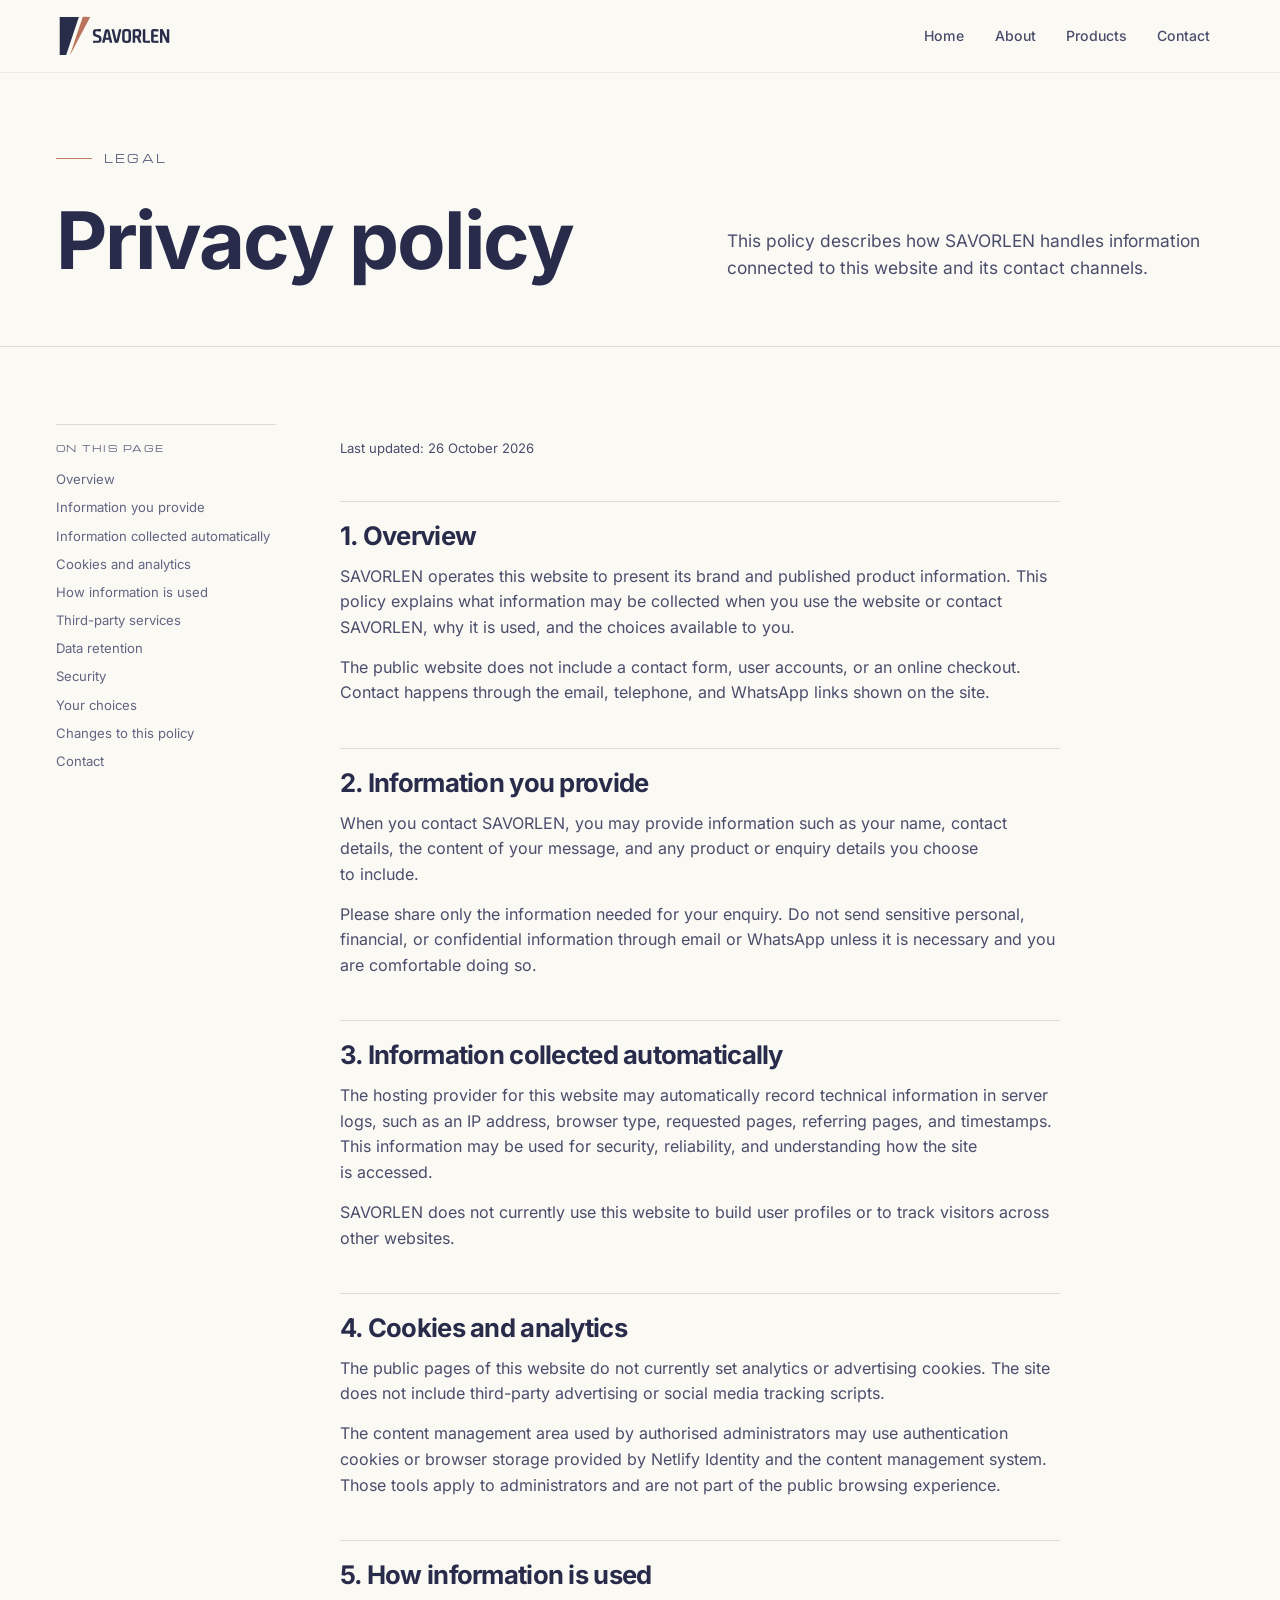
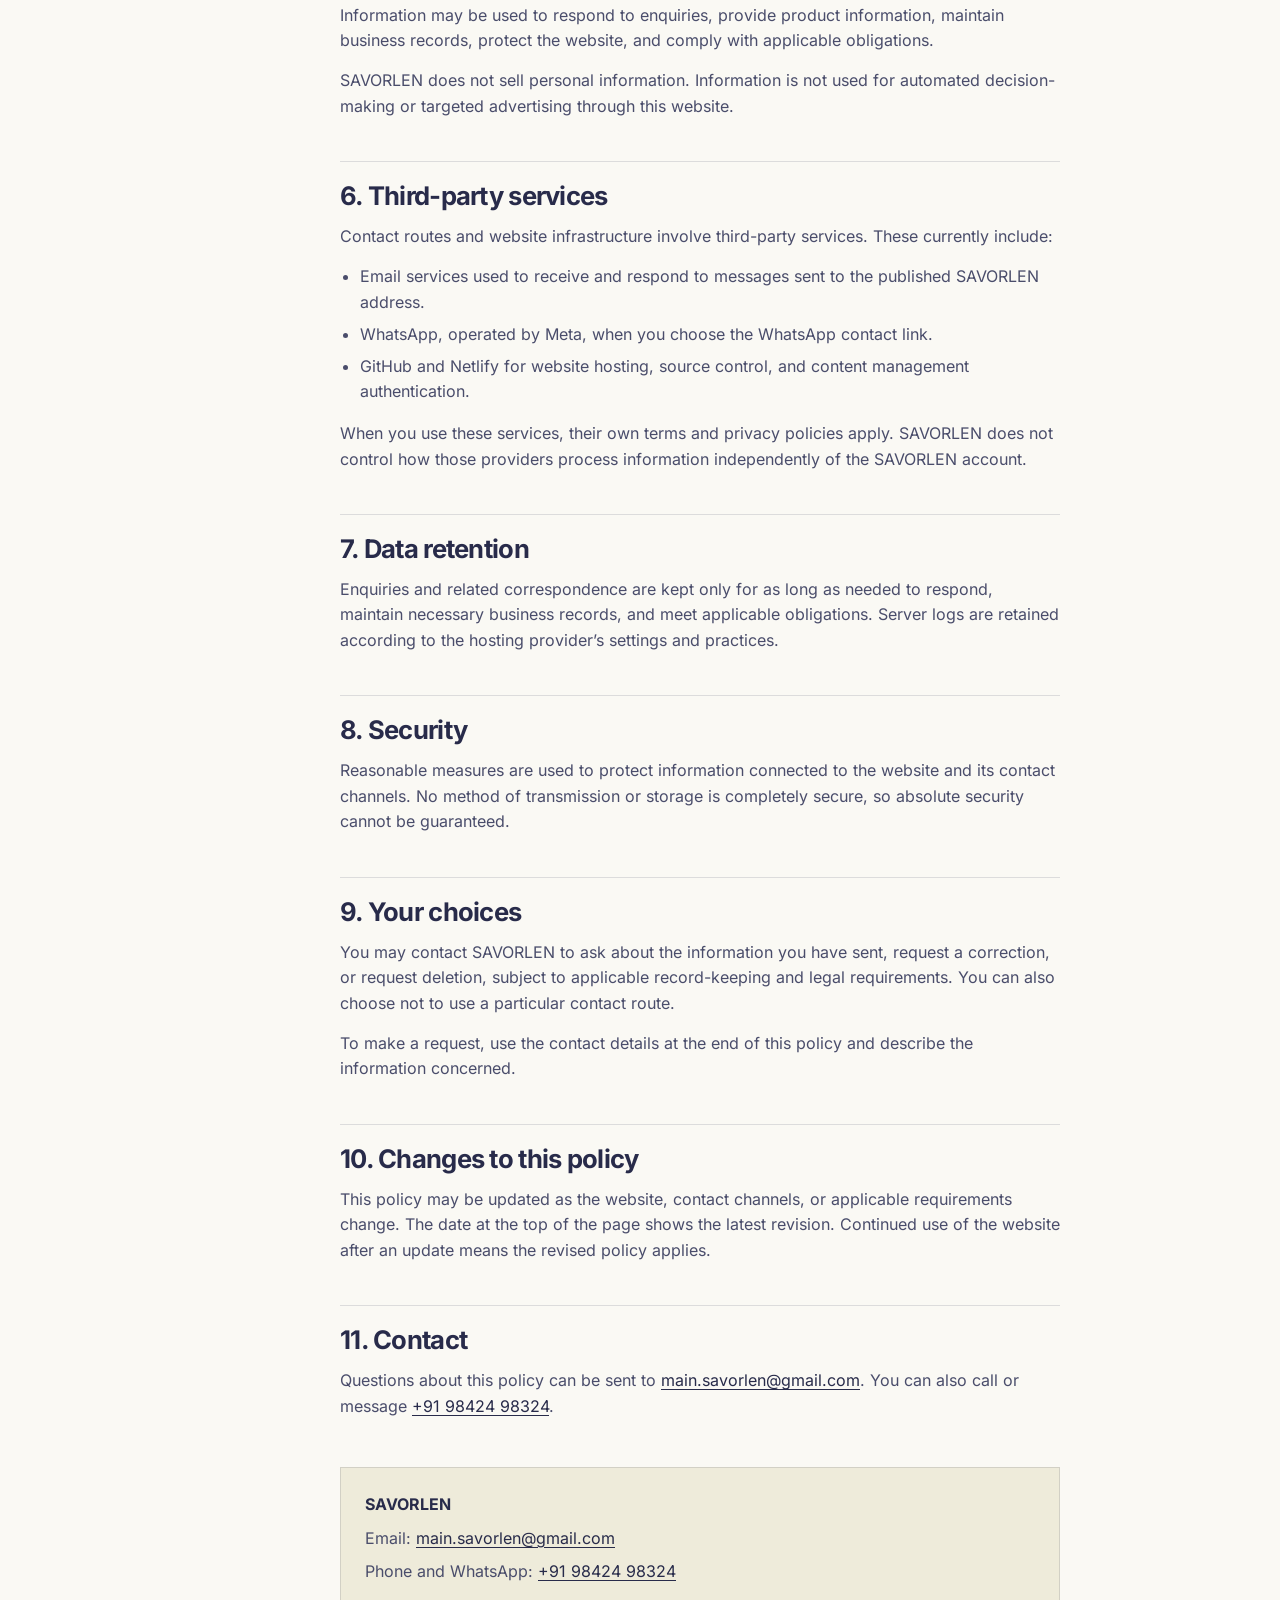
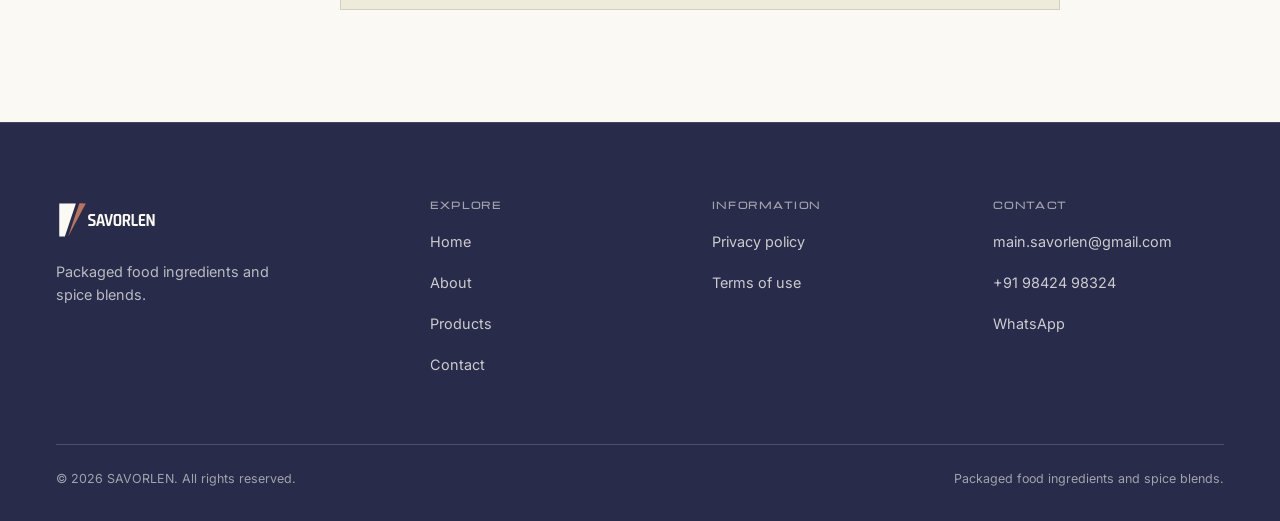
<file: privacy-policy.html>
<!doctype html>
<html lang="en">
<head>
  <meta charset="utf-8">
  <meta name="viewport" content="width=device-width, initial-scale=1">
  <title>Privacy policy — SAVORLEN</title>
  <meta name="description" content="How SAVORLEN handles information connected to this website and its contact channels.">
  <link rel="canonical" href="https://savorlen.com/privacy-policy.html">
  <meta name="robots" content="index, follow">
  <meta name="color-scheme" content="light">
  <meta name="theme-color" content="#FAF9F4">
  <meta name="format-detection" content="telephone=no">
  <meta name="referrer" content="strict-origin-when-cross-origin">
  <meta http-equiv="Content-Security-Policy" content="default-src 'self'; base-uri 'self'; form-action 'self'; frame-src 'none'; img-src 'self' data:; font-src 'self'; style-src 'self'; script-src 'self'; connect-src 'self'; manifest-src 'self'; media-src 'none'; object-src 'none'; worker-src 'none'">

  <meta property="og:site_name" content="SAVORLEN">
  <meta property="og:type" content="website">
  <meta property="og:title" content="Privacy policy — SAVORLEN">
  <meta property="og:description" content="How SAVORLEN handles information connected to this website and its contact channels.">
  <meta property="og:url" content="https://savorlen.com/privacy-policy.html">
  <meta property="og:image" content="https://savorlen.com/assets/images/og-image.png">
  <meta property="og:image:width" content="1200">
  <meta property="og:image:height" content="630">
  <meta property="og:image:alt" content="SAVORLEN brand mark on a warm neutral background.">
  <meta name="twitter:card" content="summary_large_image">
  <meta name="twitter:title" content="Privacy policy — SAVORLEN">
  <meta name="twitter:description" content="How SAVORLEN handles information connected to this website and its contact channels.">
  <meta name="twitter:image" content="https://savorlen.com/assets/images/og-image.png">

  <link rel="icon" href="/favicon.svg" type="image/svg+xml">
  <link rel="icon" href="/favicon.ico" sizes="any">
  <link rel="apple-touch-icon" href="/assets/images/apple-touch-icon.png">
  <link rel="manifest" href="/manifest.webmanifest">
  <link rel="preload" href="/assets/fonts/inter-latin.woff2" as="font" type="font/woff2" crossorigin>
  <link rel="preload" href="/assets/fonts/michroma-latin.woff2" as="font" type="font/woff2" crossorigin>
  <link rel="stylesheet" href="/assets/css/styles.css">
  <script src="/assets/js/main.js" defer></script>
  <script src="/assets/js/navigation.js" defer></script>
</head>
<body data-page="legal">
  <a class="skip-link" href="#main">Skip to content</a>

  <header class="site-header" data-header>
    <div class="container site-header__inner">
      <a class="brand" href="/" aria-label="SAVORLEN home">
        <img class="brand__logo" src="/assets/logos/SAVORLEN_FRONT_web.svg" alt="SAVORLEN" width="900" height="356">
      </a>

      <nav class="primary-nav" aria-label="Primary">
        <ul class="primary-nav__list">
          <li><a class="primary-nav__link" href="/">Home</a></li>
          <li><a class="primary-nav__link" href="/about.html">About</a></li>
          <li><a class="primary-nav__link" href="/products/">Products</a></li>
          <li><a class="primary-nav__link" href="/contact.html">Contact</a></li>
        </ul>
      </nav>

      <details class="mobile-nav" data-mobile-nav>
        <summary class="mobile-nav__toggle">
          <span class="mobile-nav__label">Menu</span>
          <span class="mobile-nav__icon" aria-hidden="true"><span></span><span></span><span></span></span>
        </summary>
        <div class="mobile-nav__panel">
          <div class="container mobile-nav__inner">
            <nav aria-label="Mobile">
              <ul class="mobile-nav__list">
                <li><a class="mobile-nav__link" href="/">Home</a></li>
                <li><a class="mobile-nav__link" href="/about.html">About</a></li>
                <li><a class="mobile-nav__link" href="/products/">Products</a></li>
                <li><a class="mobile-nav__link" href="/contact.html">Contact</a></li>
              </ul>
            </nav>
            <div class="mobile-nav__meta">
              <a href="mailto:main.savorlen@gmail.com">main.savorlen@gmail.com</a>
              <a href="tel:+919842498324">+91 98424 98324</a>
            </div>
          </div>
        </div>
      </details>
    </div>
  </header>

  <main id="main">
    <section class="page-hero" aria-labelledby="privacy-title">
      <div class="container page-hero__inner">
        <div class="stack">
          <p class="section-label eyebrow">Legal</p>
          <h1 id="privacy-title">Privacy policy</h1>
        </div>
        <p class="page-hero__intro">This policy describes how SAVORLEN handles information connected to this website and its contact channels.</p>
      </div>
    </section>

    <section class="legal">
      <div class="container legal__grid">
        <aside class="legal__toc" aria-label="On this page">
          <p class="legal__toc-title">On this page</p>
          <ul>
            <li><a href="#overview">Overview</a></li>
            <li><a href="#information-you-provide">Information you provide</a></li>
            <li><a href="#automatic-information">Information collected automatically</a></li>
            <li><a href="#cookies">Cookies and analytics</a></li>
            <li><a href="#how-we-use-information">How information is used</a></li>
            <li><a href="#third-party-services">Third-party services</a></li>
            <li><a href="#retention">Data retention</a></li>
            <li><a href="#security">Security</a></li>
            <li><a href="#your-choices">Your choices</a></li>
            <li><a href="#changes">Changes to this policy</a></li>
            <li><a href="#contact">Contact</a></li>
          </ul>
        </aside>

        <article class="prose">
          <p class="legal__updated">Last updated: 26 October 2026</p>

          <h2 id="overview">1. Overview</h2>
          <p>SAVORLEN operates this website to present its brand and published product information. This policy explains what information may be collected when you use the website or contact SAVORLEN, why it is used, and the choices available to you.</p>
          <p>The public website does not include a contact form, user accounts, or an online checkout. Contact happens through the email, telephone, and WhatsApp links shown on the site.</p>

          <h2 id="information-you-provide">2. Information you provide</h2>
          <p>When you contact SAVORLEN, you may provide information such as your name, contact details, the content of your message, and any product or enquiry details you choose to include.</p>
          <p>Please share only the information needed for your enquiry. Do not send sensitive personal, financial, or confidential information through email or WhatsApp unless it is necessary and you are comfortable doing so.</p>

          <h2 id="automatic-information">3. Information collected automatically</h2>
          <p>The hosting provider for this website may automatically record technical information in server logs, such as an IP address, browser type, requested pages, referring pages, and timestamps. This information may be used for security, reliability, and understanding how the site is accessed.</p>
          <p>SAVORLEN does not currently use this website to build user profiles or to track visitors across other websites.</p>

          <h2 id="cookies">4. Cookies and analytics</h2>
          <p>The public pages of this website do not currently set analytics or advertising cookies. The site does not include third-party advertising or social media tracking scripts.</p>
          <p>The content management area used by authorised administrators may use authentication cookies or browser storage provided by Netlify Identity and the content management system. Those tools apply to administrators and are not part of the public browsing experience.</p>

          <h2 id="how-we-use-information">5. How information is used</h2>
          <p>Information may be used to respond to enquiries, provide product information, maintain business records, protect the website, and comply with applicable obligations.</p>
          <p>SAVORLEN does not sell personal information. Information is not used for automated decision-making or targeted advertising through this website.</p>

          <h2 id="third-party-services">6. Third-party services</h2>
          <p>Contact routes and website infrastructure involve third-party services. These currently include:</p>
          <ul>
            <li>Email services used to receive and respond to messages sent to the published SAVORLEN address.</li>
            <li>WhatsApp, operated by Meta, when you choose the WhatsApp contact link.</li>
            <li>GitHub and Netlify for website hosting, source control, and content management authentication.</li>
          </ul>
          <p>When you use these services, their own terms and privacy policies apply. SAVORLEN does not control how those providers process information independently of the SAVORLEN account.</p>

          <h2 id="retention">7. Data retention</h2>
          <p>Enquiries and related correspondence are kept only for as long as needed to respond, maintain necessary business records, and meet applicable obligations. Server logs are retained according to the hosting provider’s settings and practices.</p>

          <h2 id="security">8. Security</h2>
          <p>Reasonable measures are used to protect information connected to the website and its contact channels. No method of transmission or storage is completely secure, so absolute security cannot be guaranteed.</p>

          <h2 id="your-choices">9. Your choices</h2>
          <p>You may contact SAVORLEN to ask about the information you have sent, request a correction, or request deletion, subject to applicable record-keeping and legal requirements. You can also choose not to use a particular contact route.</p>
          <p>To make a request, use the contact details at the end of this policy and describe the information concerned.</p>

          <h2 id="changes">10. Changes to this policy</h2>
          <p>This policy may be updated as the website, contact channels, or applicable requirements change. The date at the top of the page shows the latest revision. Continued use of the website after an update means the revised policy applies.</p>

          <h2 id="contact">11. Contact</h2>
          <p>Questions about this policy can be sent to <a href="mailto:main.savorlen@gmail.com">main.savorlen@gmail.com</a>. You can also call or message <a href="tel:+919842498324">+91 98424 98324</a>.</p>

          <div class="legal__contact">
            <strong>SAVORLEN</strong>
            <p>Email: <a href="mailto:main.savorlen@gmail.com">main.savorlen@gmail.com</a></p>
            <p>Phone and WhatsApp: <a href="tel:+919842498324">+91 98424 98324</a></p>
          </div>
        </article>
      </div>
    </section>
  </main>

  <footer class="site-footer">
    <div class="container">
      <div class="footer-grid">
        <div class="footer-brand">
          <img class="footer-brand__logo" src="/assets/logos/SAVORLEN_FRONT_reverse.svg" alt="SAVORLEN" width="900" height="356">
          <p>Packaged food ingredients and spice blends.</p>
        </div>
        <div>
          <h2 class="footer-heading">Explore</h2>
          <ul class="footer-list">
            <li><a href="/">Home</a></li>
            <li><a href="/about.html">About</a></li>
            <li><a href="/products/">Products</a></li>
            <li><a href="/contact.html">Contact</a></li>
          </ul>
        </div>
        <div>
          <h2 class="footer-heading">Information</h2>
          <ul class="footer-list">
            <li><a href="/privacy-policy.html">Privacy policy</a></li>
            <li><a href="/terms.html">Terms of use</a></li>
          </ul>
        </div>
        <div>
          <h2 class="footer-heading">Contact</h2>
          <ul class="footer-list footer-list--contact">
            <li><a href="mailto:main.savorlen@gmail.com">main.savorlen@gmail.com</a></li>
            <li><a href="tel:+919842498324">+91 98424 98324</a></li>
            <li><a href="https://wa.me/919842498324" target="_blank" rel="noopener noreferrer">WhatsApp</a></li>
          </ul>
        </div>
      </div>
      <div class="footer-bottom">
        <p>© <span data-year>2026</span> SAVORLEN. All rights reserved.</p>
        <p>Packaged food ingredients and spice blends.</p>
      </div>
    </div>
  </footer>
</body>
</html>
</file>
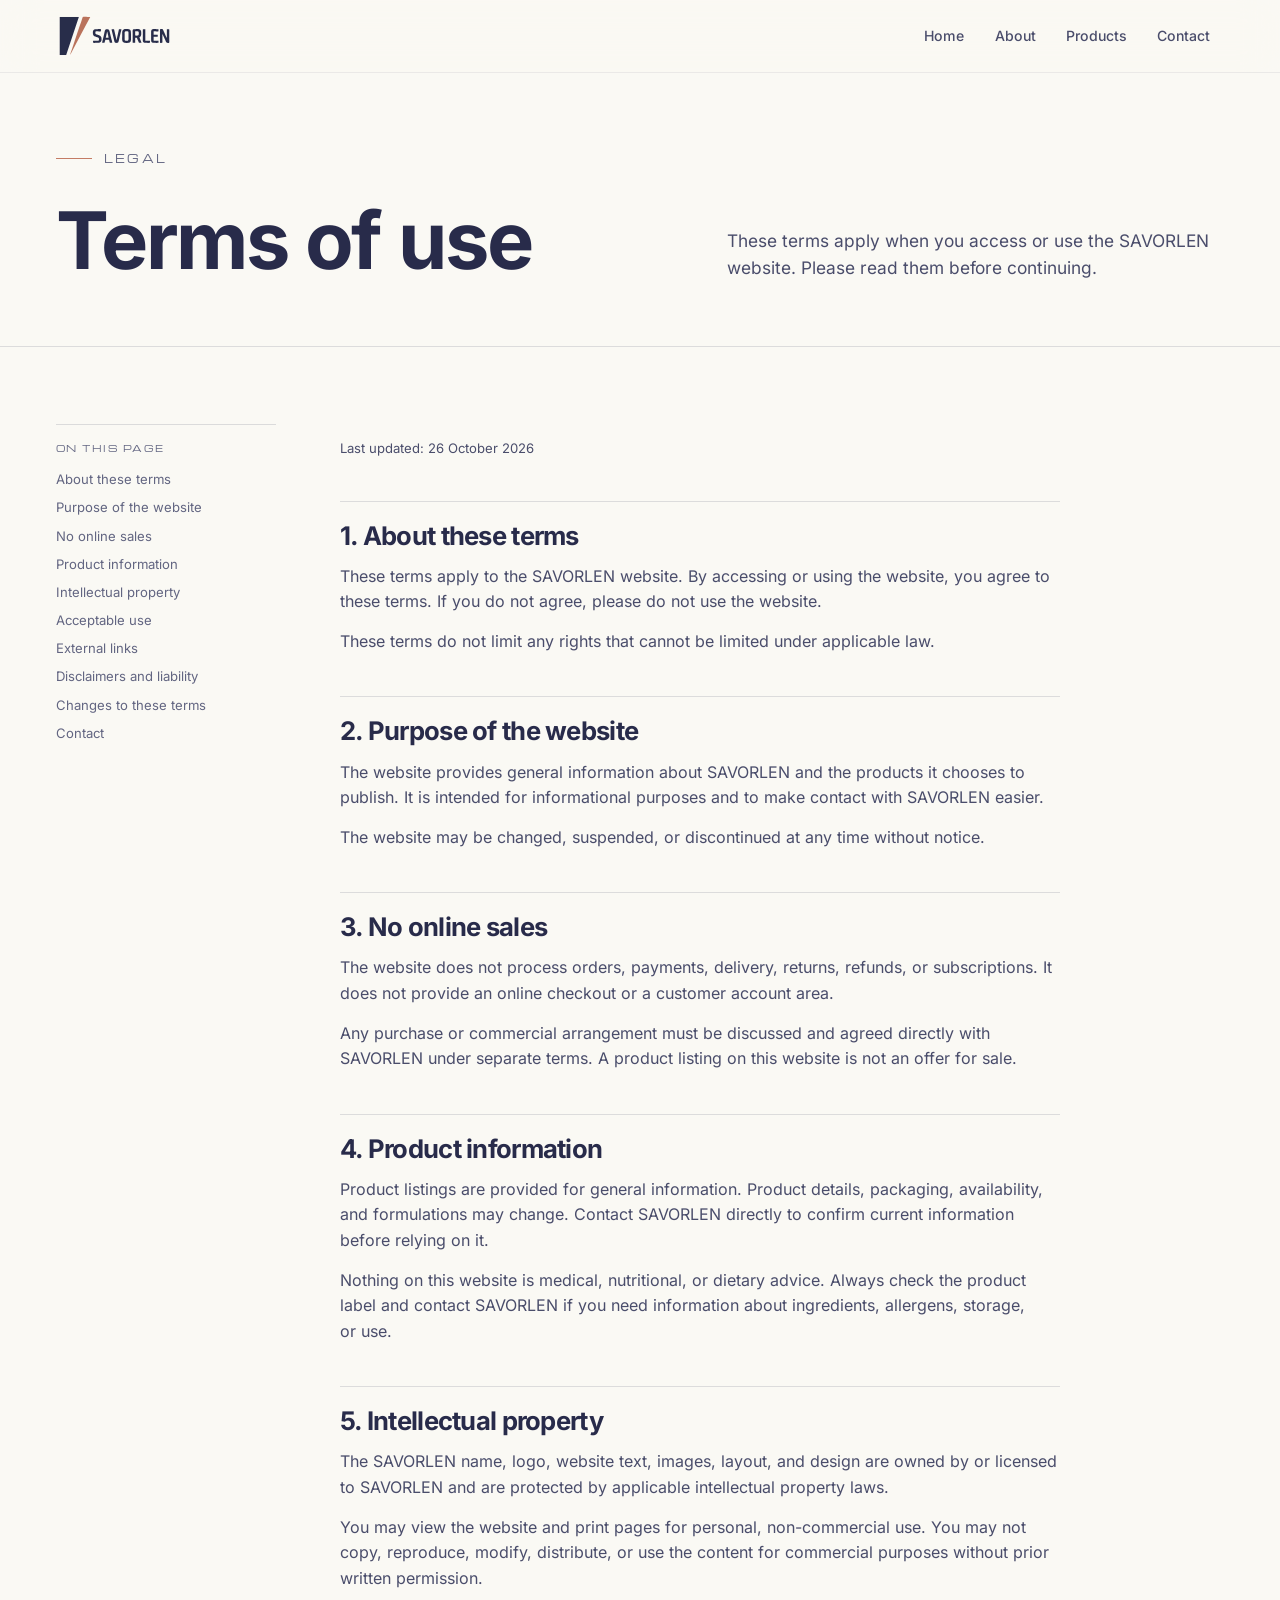
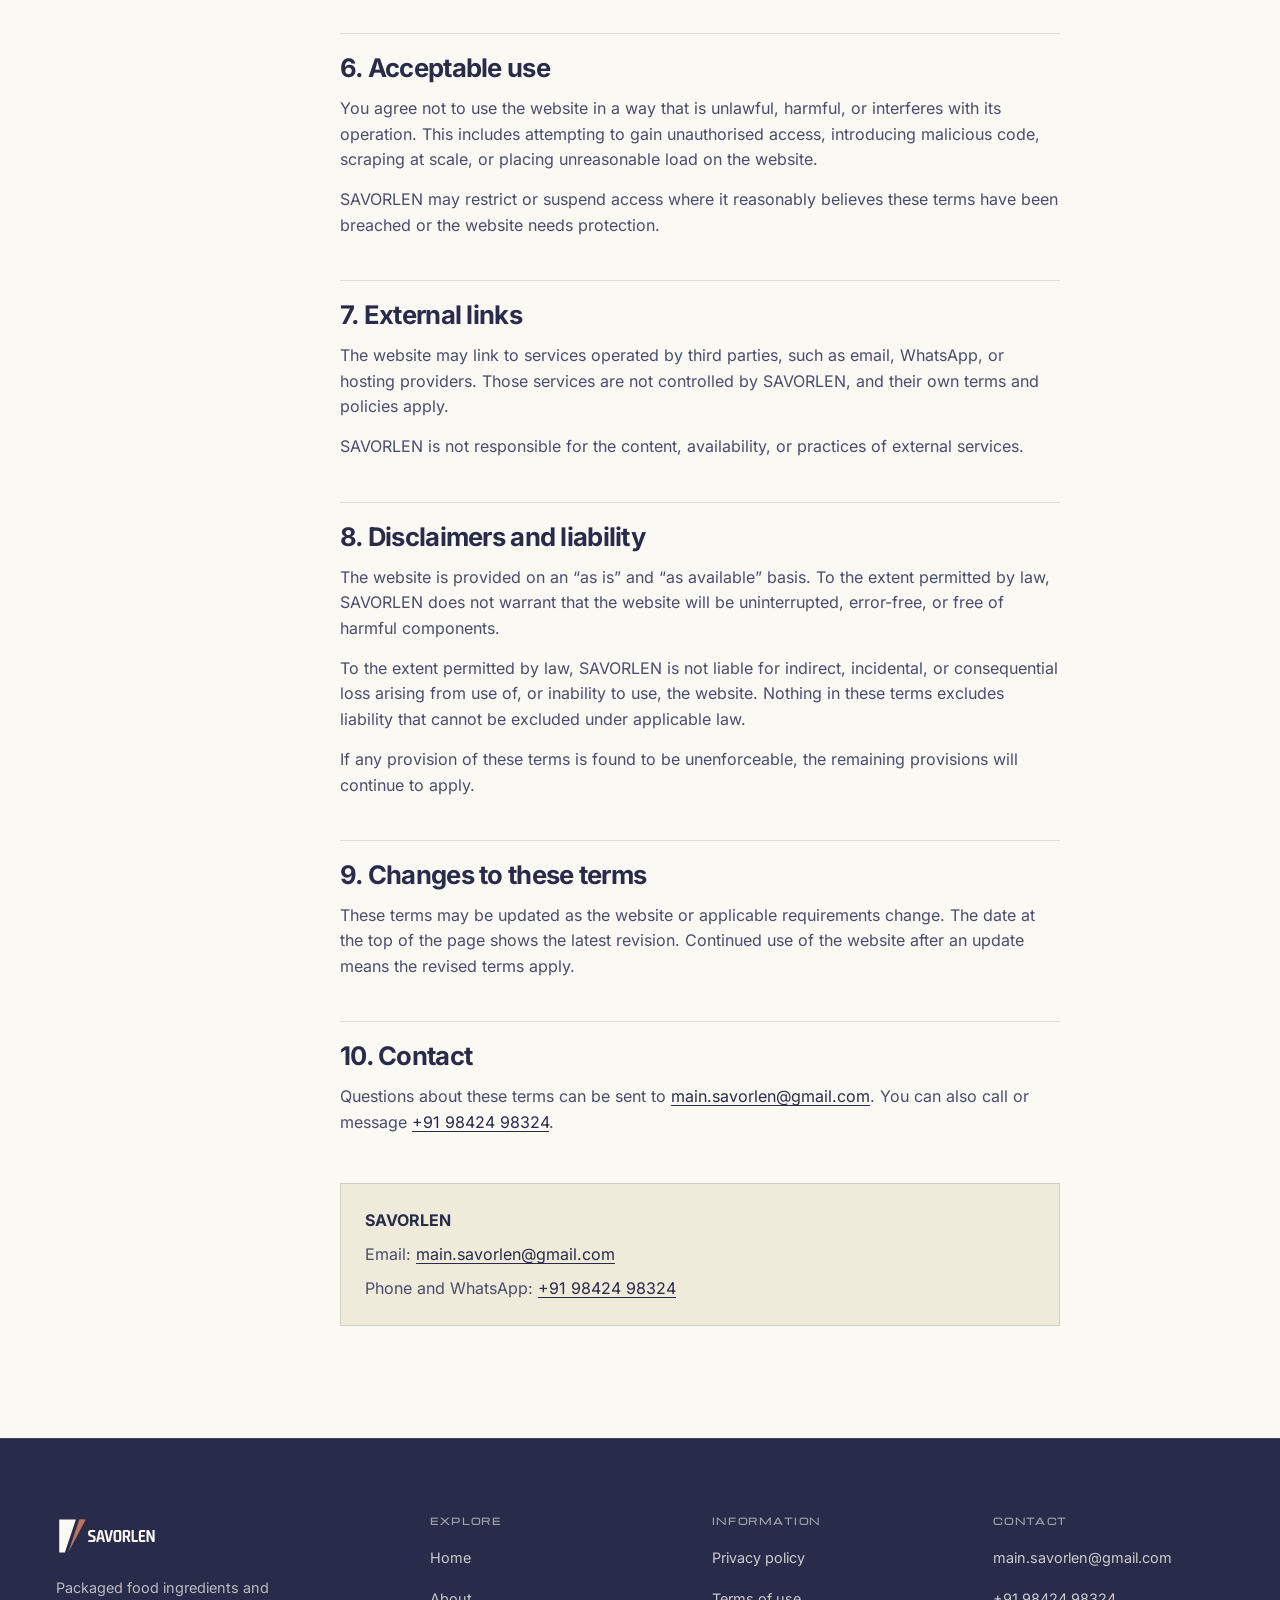
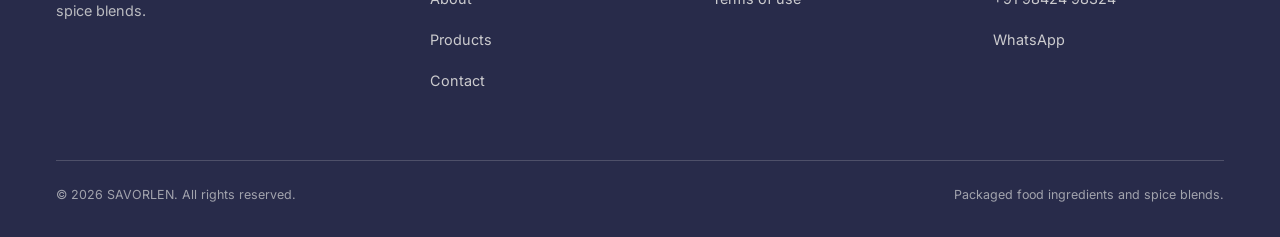
<file: terms.html>
<!doctype html>
<html lang="en">
<head>
  <meta charset="utf-8">
  <meta name="viewport" content="width=device-width, initial-scale=1">
  <title>Terms of use — SAVORLEN</title>
  <meta name="description" content="The terms that apply when you use the SAVORLEN website.">
  <link rel="canonical" href="https://savorlen.com/terms.html">
  <meta name="robots" content="index, follow">
  <meta name="color-scheme" content="light">
  <meta name="theme-color" content="#FAF9F4">
  <meta name="format-detection" content="telephone=no">
  <meta name="referrer" content="strict-origin-when-cross-origin">
  <meta http-equiv="Content-Security-Policy" content="default-src 'self'; base-uri 'self'; form-action 'self'; frame-src 'none'; img-src 'self' data:; font-src 'self'; style-src 'self'; script-src 'self'; connect-src 'self'; manifest-src 'self'; media-src 'none'; object-src 'none'; worker-src 'none'">

  <meta property="og:site_name" content="SAVORLEN">
  <meta property="og:type" content="website">
  <meta property="og:title" content="Terms of use — SAVORLEN">
  <meta property="og:description" content="The terms that apply when you use the SAVORLEN website.">
  <meta property="og:url" content="https://savorlen.com/terms.html">
  <meta property="og:image" content="https://savorlen.com/assets/images/og-image.png">
  <meta property="og:image:width" content="1200">
  <meta property="og:image:height" content="630">
  <meta property="og:image:alt" content="SAVORLEN brand mark on a warm neutral background.">
  <meta name="twitter:card" content="summary_large_image">
  <meta name="twitter:title" content="Terms of use — SAVORLEN">
  <meta name="twitter:description" content="The terms that apply when you use the SAVORLEN website.">
  <meta name="twitter:image" content="https://savorlen.com/assets/images/og-image.png">

  <link rel="icon" href="/favicon.svg" type="image/svg+xml">
  <link rel="icon" href="/favicon.ico" sizes="any">
  <link rel="apple-touch-icon" href="/assets/images/apple-touch-icon.png">
  <link rel="manifest" href="/manifest.webmanifest">
  <link rel="preload" href="/assets/fonts/inter-latin.woff2" as="font" type="font/woff2" crossorigin>
  <link rel="preload" href="/assets/fonts/michroma-latin.woff2" as="font" type="font/woff2" crossorigin>
  <link rel="stylesheet" href="/assets/css/styles.css">
  <script src="/assets/js/main.js" defer></script>
  <script src="/assets/js/navigation.js" defer></script>
</head>
<body data-page="legal">
  <a class="skip-link" href="#main">Skip to content</a>

  <header class="site-header" data-header>
    <div class="container site-header__inner">
      <a class="brand" href="/" aria-label="SAVORLEN home">
        <img class="brand__logo" src="/assets/logos/SAVORLEN_FRONT_web.svg" alt="SAVORLEN" width="900" height="356">
      </a>

      <nav class="primary-nav" aria-label="Primary">
        <ul class="primary-nav__list">
          <li><a class="primary-nav__link" href="/">Home</a></li>
          <li><a class="primary-nav__link" href="/about.html">About</a></li>
          <li><a class="primary-nav__link" href="/products/">Products</a></li>
          <li><a class="primary-nav__link" href="/contact.html">Contact</a></li>
        </ul>
      </nav>

      <details class="mobile-nav" data-mobile-nav>
        <summary class="mobile-nav__toggle">
          <span class="mobile-nav__label">Menu</span>
          <span class="mobile-nav__icon" aria-hidden="true"><span></span><span></span><span></span></span>
        </summary>
        <div class="mobile-nav__panel">
          <div class="container mobile-nav__inner">
            <nav aria-label="Mobile">
              <ul class="mobile-nav__list">
                <li><a class="mobile-nav__link" href="/">Home</a></li>
                <li><a class="mobile-nav__link" href="/about.html">About</a></li>
                <li><a class="mobile-nav__link" href="/products/">Products</a></li>
                <li><a class="mobile-nav__link" href="/contact.html">Contact</a></li>
              </ul>
            </nav>
            <div class="mobile-nav__meta">
              <a href="mailto:main.savorlen@gmail.com">main.savorlen@gmail.com</a>
              <a href="tel:+919842498324">+91 98424 98324</a>
            </div>
          </div>
        </div>
      </details>
    </div>
  </header>

  <main id="main">
    <section class="page-hero" aria-labelledby="terms-title">
      <div class="container page-hero__inner">
        <div class="stack">
          <p class="section-label eyebrow">Legal</p>
          <h1 id="terms-title">Terms of use</h1>
        </div>
        <p class="page-hero__intro">These terms apply when you access or use the SAVORLEN website. Please read them before continuing.</p>
      </div>
    </section>

    <section class="legal">
      <div class="container legal__grid">
        <aside class="legal__toc" aria-label="On this page">
          <p class="legal__toc-title">On this page</p>
          <ul>
            <li><a href="#about">About these terms</a></li>
            <li><a href="#purpose">Purpose of the website</a></li>
            <li><a href="#no-online-sales">No online sales</a></li>
            <li><a href="#product-information">Product information</a></li>
            <li><a href="#intellectual-property">Intellectual property</a></li>
            <li><a href="#acceptable-use">Acceptable use</a></li>
            <li><a href="#external-links">External links</a></li>
            <li><a href="#disclaimers">Disclaimers and liability</a></li>
            <li><a href="#changes">Changes to these terms</a></li>
            <li><a href="#contact">Contact</a></li>
          </ul>
        </aside>

        <article class="prose">
          <p class="legal__updated">Last updated: 26 October 2026</p>

          <h2 id="about">1. About these terms</h2>
          <p>These terms apply to the SAVORLEN website. By accessing or using the website, you agree to these terms. If you do not agree, please do not use the website.</p>
          <p>These terms do not limit any rights that cannot be limited under applicable law.</p>

          <h2 id="purpose">2. Purpose of the website</h2>
          <p>The website provides general information about SAVORLEN and the products it chooses to publish. It is intended for informational purposes and to make contact with SAVORLEN easier.</p>
          <p>The website may be changed, suspended, or discontinued at any time without notice.</p>

          <h2 id="no-online-sales">3. No online sales</h2>
          <p>The website does not process orders, payments, delivery, returns, refunds, or subscriptions. It does not provide an online checkout or a customer account area.</p>
          <p>Any purchase or commercial arrangement must be discussed and agreed directly with SAVORLEN under separate terms. A product listing on this website is not an offer for sale.</p>

          <h2 id="product-information">4. Product information</h2>
          <p>Product listings are provided for general information. Product details, packaging, availability, and formulations may change. Contact SAVORLEN directly to confirm current information before relying on it.</p>
          <p>Nothing on this website is medical, nutritional, or dietary advice. Always check the product label and contact SAVORLEN if you need information about ingredients, allergens, storage, or use.</p>

          <h2 id="intellectual-property">5. Intellectual property</h2>
          <p>The SAVORLEN name, logo, website text, images, layout, and design are owned by or licensed to SAVORLEN and are protected by applicable intellectual property laws.</p>
          <p>You may view the website and print pages for personal, non-commercial use. You may not copy, reproduce, modify, distribute, or use the content for commercial purposes without prior written permission.</p>

          <h2 id="acceptable-use">6. Acceptable use</h2>
          <p>You agree not to use the website in a way that is unlawful, harmful, or interferes with its operation. This includes attempting to gain unauthorised access, introducing malicious code, scraping at scale, or placing unreasonable load on the website.</p>
          <p>SAVORLEN may restrict or suspend access where it reasonably believes these terms have been breached or the website needs protection.</p>

          <h2 id="external-links">7. External links</h2>
          <p>The website may link to services operated by third parties, such as email, WhatsApp, or hosting providers. Those services are not controlled by SAVORLEN, and their own terms and policies apply.</p>
          <p>SAVORLEN is not responsible for the content, availability, or practices of external services.</p>

          <h2 id="disclaimers">8. Disclaimers and liability</h2>
          <p>The website is provided on an “as is” and “as available” basis. To the extent permitted by law, SAVORLEN does not warrant that the website will be uninterrupted, error-free, or free of harmful components.</p>
          <p>To the extent permitted by law, SAVORLEN is not liable for indirect, incidental, or consequential loss arising from use of, or inability to use, the website. Nothing in these terms excludes liability that cannot be excluded under applicable law.</p>
          <p>If any provision of these terms is found to be unenforceable, the remaining provisions will continue to apply.</p>

          <h2 id="changes">9. Changes to these terms</h2>
          <p>These terms may be updated as the website or applicable requirements change. The date at the top of the page shows the latest revision. Continued use of the website after an update means the revised terms apply.</p>

          <h2 id="contact">10. Contact</h2>
          <p>Questions about these terms can be sent to <a href="mailto:main.savorlen@gmail.com">main.savorlen@gmail.com</a>. You can also call or message <a href="tel:+919842498324">+91 98424 98324</a>.</p>

          <div class="legal__contact">
            <strong>SAVORLEN</strong>
            <p>Email: <a href="mailto:main.savorlen@gmail.com">main.savorlen@gmail.com</a></p>
            <p>Phone and WhatsApp: <a href="tel:+919842498324">+91 98424 98324</a></p>
          </div>
        </article>
      </div>
    </section>
  </main>

  <footer class="site-footer">
    <div class="container">
      <div class="footer-grid">
        <div class="footer-brand">
          <img class="footer-brand__logo" src="/assets/logos/SAVORLEN_FRONT_reverse.svg" alt="SAVORLEN" width="900" height="356">
          <p>Packaged food ingredients and spice blends.</p>
        </div>
        <div>
          <h2 class="footer-heading">Explore</h2>
          <ul class="footer-list">
            <li><a href="/">Home</a></li>
            <li><a href="/about.html">About</a></li>
            <li><a href="/products/">Products</a></li>
            <li><a href="/contact.html">Contact</a></li>
          </ul>
        </div>
        <div>
          <h2 class="footer-heading">Information</h2>
          <ul class="footer-list">
            <li><a href="/privacy-policy.html">Privacy policy</a></li>
            <li><a href="/terms.html">Terms of use</a></li>
          </ul>
        </div>
        <div>
          <h2 class="footer-heading">Contact</h2>
          <ul class="footer-list footer-list--contact">
            <li><a href="mailto:main.savorlen@gmail.com">main.savorlen@gmail.com</a></li>
            <li><a href="tel:+919842498324">+91 98424 98324</a></li>
            <li><a href="https://wa.me/919842498324" target="_blank" rel="noopener noreferrer">WhatsApp</a></li>
          </ul>
        </div>
      </div>
      <div class="footer-bottom">
        <p>© <span data-year>2026</span> SAVORLEN. All rights reserved.</p>
        <p>Packaged food ingredients and spice blends.</p>
      </div>
    </div>
  </footer>
</body>
</html>
</file>
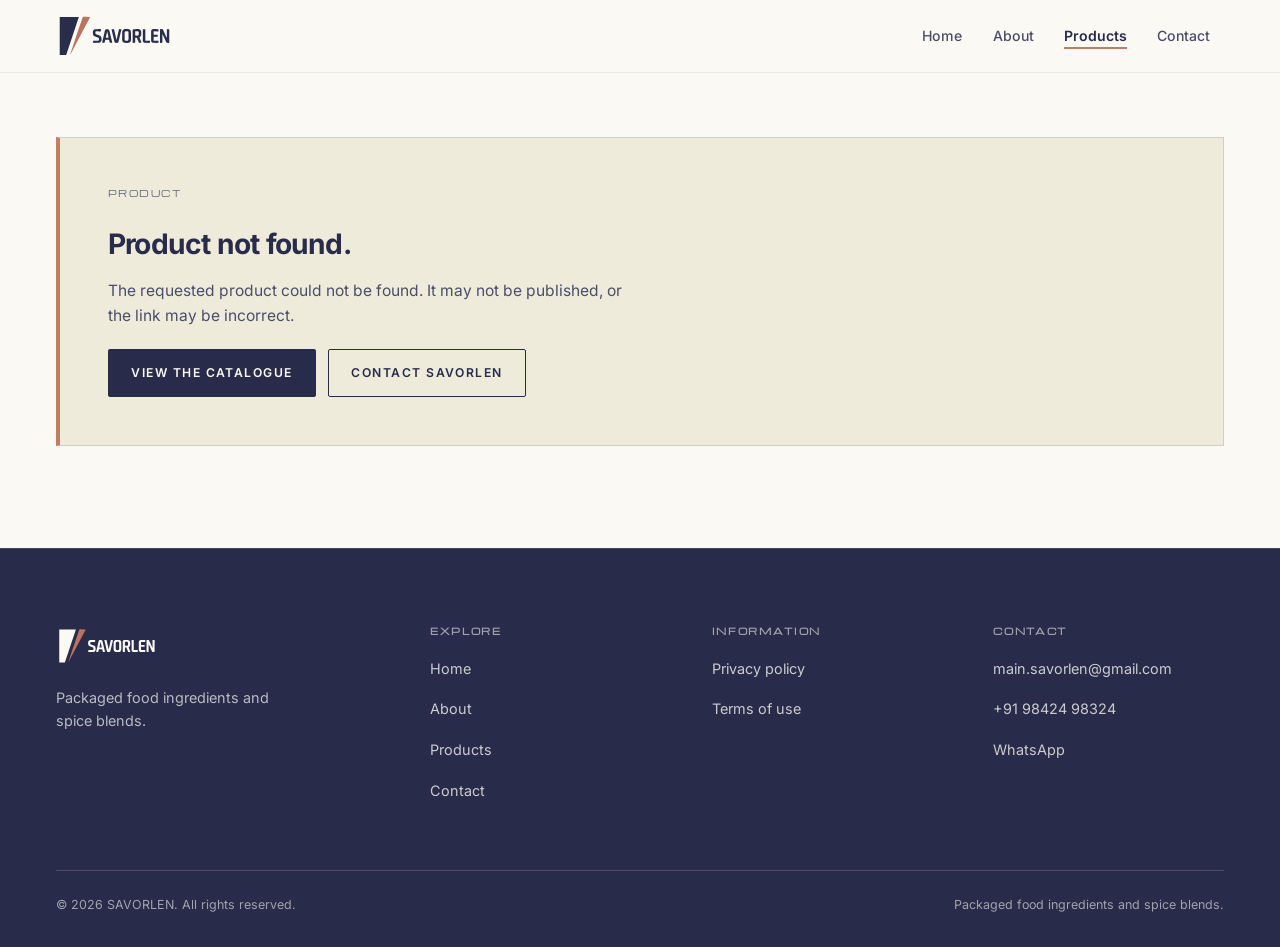
<file: products/product.html>
<!doctype html>
<html lang="en">
<head>
  <meta charset="utf-8">
  <meta name="viewport" content="width=device-width, initial-scale=1">
  <title>Product — SAVORLEN</title>
  <meta name="description" content="View product information in the SAVORLEN catalogue.">
  <link rel="canonical" href="https://savorlen.com/products/">
  <meta name="robots" content="noindex, follow">
  <meta name="color-scheme" content="light">
  <meta name="theme-color" content="#FAF9F4">
  <meta name="format-detection" content="telephone=no">
  <meta name="referrer" content="strict-origin-when-cross-origin">
  <meta http-equiv="Content-Security-Policy" content="default-src 'self'; base-uri 'self'; form-action 'self'; frame-src 'none'; img-src 'self' data:; font-src 'self'; style-src 'self'; script-src 'self'; connect-src 'self'; manifest-src 'self'; media-src 'none'; object-src 'none'; worker-src 'none'">

  <meta property="og:site_name" content="SAVORLEN">
  <meta property="og:type" content="website">
  <meta property="og:title" content="Product — SAVORLEN">
  <meta property="og:description" content="View product information in the SAVORLEN catalogue.">
  <meta property="og:url" content="https://savorlen.com/products/">
  <meta property="og:image" content="https://savorlen.com/assets/images/og-image.png">
  <meta property="og:image:width" content="1200">
  <meta property="og:image:height" content="630">
  <meta property="og:image:alt" content="SAVORLEN brand mark on a warm neutral background.">
  <meta name="twitter:card" content="summary_large_image">
  <meta name="twitter:title" content="Product — SAVORLEN">
  <meta name="twitter:description" content="View product information in the SAVORLEN catalogue.">
  <meta name="twitter:image" content="https://savorlen.com/assets/images/og-image.png">

  <link rel="icon" href="/favicon.svg" type="image/svg+xml">
  <link rel="icon" href="/favicon.ico" sizes="any">
  <link rel="apple-touch-icon" href="/assets/images/apple-touch-icon.png">
  <link rel="manifest" href="/manifest.webmanifest">
  <link rel="preload" href="/assets/fonts/inter-latin.woff2" as="font" type="font/woff2" crossorigin>
  <link rel="preload" href="/assets/fonts/michroma-latin.woff2" as="font" type="font/woff2" crossorigin>
  <link rel="stylesheet" href="/assets/css/styles.css">
  <script src="/assets/js/main.js" defer></script>
  <script src="/assets/js/navigation.js" defer></script>
  <script src="/assets/js/products.js" defer></script>
</head>
<body data-page="product">
  <a class="skip-link" href="#main">Skip to content</a>

  <header class="site-header" data-header>
    <div class="container site-header__inner">
      <a class="brand" href="/" aria-label="SAVORLEN home">
        <img class="brand__logo" src="/assets/logos/SAVORLEN_FRONT_web.svg" alt="SAVORLEN" width="900" height="356">
      </a>

      <nav class="primary-nav" aria-label="Primary">
        <ul class="primary-nav__list">
          <li><a class="primary-nav__link" href="/">Home</a></li>
          <li><a class="primary-nav__link" href="/about.html">About</a></li>
          <li><a class="primary-nav__link" href="/products/" aria-current="page">Products</a></li>
          <li><a class="primary-nav__link" href="/contact.html">Contact</a></li>
        </ul>
      </nav>

      <details class="mobile-nav" data-mobile-nav>
        <summary class="mobile-nav__toggle">
          <span class="mobile-nav__label">Menu</span>
          <span class="mobile-nav__icon" aria-hidden="true"><span></span><span></span><span></span></span>
        </summary>
        <div class="mobile-nav__panel">
          <div class="container mobile-nav__inner">
            <nav aria-label="Mobile">
              <ul class="mobile-nav__list">
                <li><a class="mobile-nav__link" href="/">Home</a></li>
                <li><a class="mobile-nav__link" href="/about.html">About</a></li>
                <li><a class="mobile-nav__link" href="/products/" aria-current="page">Products</a></li>
                <li><a class="mobile-nav__link" href="/contact.html">Contact</a></li>
              </ul>
            </nav>
            <div class="mobile-nav__meta">
              <a href="mailto:main.savorlen@gmail.com">main.savorlen@gmail.com</a>
              <a href="tel:+919842498324">+91 98424 98324</a>
            </div>
          </div>
        </div>
      </details>
    </div>
  </header>

  <main id="main">
    <section class="product-detail" aria-label="Product details">
      <div class="container">
        <p class="visually-hidden" role="status" aria-live="polite" data-product-status></p>

        <div class="product-detail__loading" data-product-loading hidden>
          <p>Loading product…</p>
        </div>

        <div data-product-content hidden></div>

        <div data-product-not-found hidden>
          <div class="state-panel state-panel--error">
            <p class="empty-panel__label">Product</p>
            <h1 class="state-panel__title">Product not found.</h1>
            <p class="state-panel__copy">The requested product could not be found. It may not be published, or the link may be incorrect.</p>
            <div class="state-panel__actions btn-group">
              <a class="btn btn--primary" href="/products/">View the catalogue</a>
              <a class="btn btn--secondary" href="/contact.html">Contact SAVORLEN</a>
            </div>
          </div>
        </div>

        <div data-product-error hidden>
          <div class="state-panel state-panel--error">
            <p class="empty-panel__label">Product</p>
            <h1 class="state-panel__title">We could not load this product.</h1>
            <p class="state-panel__copy">Please try again. If the problem continues, contact SAVORLEN directly.</p>
            <div class="state-panel__actions btn-group">
              <button class="btn btn--primary" type="button" data-product-retry>Try again</button>
              <a class="btn btn--secondary" href="/products/">Back to products</a>
              <a class="btn btn--secondary" href="/contact.html">Contact SAVORLEN</a>
            </div>
          </div>
        </div>

        <noscript>
          <div class="state-panel">
            <p class="empty-panel__label">Product</p>
            <h1 class="state-panel__title">Product details require JavaScript.</h1>
            <p class="state-panel__copy">This page loads product information dynamically. Please enable JavaScript, or contact SAVORLEN for product details.</p>
            <div class="state-panel__actions btn-group">
              <a class="btn btn--primary" href="/products/">View the catalogue</a>
              <a class="btn btn--secondary" href="/contact.html">Contact SAVORLEN</a>
            </div>
          </div>
        </noscript>
      </div>
    </section>
  </main>

  <footer class="site-footer">
    <div class="container">
      <div class="footer-grid">
        <div class="footer-brand">
          <img class="footer-brand__logo" src="/assets/logos/SAVORLEN_FRONT_reverse.svg" alt="SAVORLEN" width="900" height="356">
          <p>Packaged food ingredients and spice blends.</p>
        </div>
        <div>
          <h2 class="footer-heading">Explore</h2>
          <ul class="footer-list">
            <li><a href="/">Home</a></li>
            <li><a href="/about.html">About</a></li>
            <li><a href="/products/">Products</a></li>
            <li><a href="/contact.html">Contact</a></li>
          </ul>
        </div>
        <div>
          <h2 class="footer-heading">Information</h2>
          <ul class="footer-list">
            <li><a href="/privacy-policy.html">Privacy policy</a></li>
            <li><a href="/terms.html">Terms of use</a></li>
          </ul>
        </div>
        <div>
          <h2 class="footer-heading">Contact</h2>
          <ul class="footer-list footer-list--contact">
            <li><a href="mailto:main.savorlen@gmail.com">main.savorlen@gmail.com</a></li>
            <li><a href="tel:+919842498324">+91 98424 98324</a></li>
            <li><a href="https://wa.me/919842498324" target="_blank" rel="noopener noreferrer">WhatsApp</a></li>
          </ul>
        </div>
      </div>
      <div class="footer-bottom">
        <p>© <span data-year>2026</span> SAVORLEN. All rights reserved.</p>
        <p>Packaged food ingredients and spice blends.</p>
      </div>
    </div>
  </footer>
</body>
</html>
</file>
<file: assets/css/styles.css>
/* ==========================================================================
   SAVORLEN — Master stylesheet
   Brand system: Warm Porcelain, Vanilla, Midnight Indigo, Muted Terracotta
   ========================================================================== */

@font-face {
  font-family: "Inter";
  src: url("/assets/fonts/inter-latin.woff2") format("woff2");
  font-weight: 100 900;
  font-style: normal;
  font-display: swap;
}

@font-face {
  font-family: "Michroma";
  src: url("/assets/fonts/michroma-latin.woff2") format("woff2");
  font-weight: 400;
  font-style: normal;
  font-display: swap;
}

/* --------------------------------------------------------------------------
   Tokens
   -------------------------------------------------------------------------- */

:root {
  color-scheme: light;
  --porcelain: #faf9f4;
  --vanilla: #eeebda;
  --indigo: #282b4a;
  --indigo-deep: #1d2038;
  --terracotta: #c47c65;
  --terracotta-ink: #95513f;
  --ink-soft: #4a4d6b;
  --ink-muted: #626581;
  --line: rgba(40, 43, 74, 0.14);
  --line-strong: rgba(40, 43, 74, 0.28);
  --focus: #282b4a;
  --white: #fffdf8;

  --font-display: "Michroma", "Arial Black", sans-serif;
  --font-body: "Inter", "Segoe UI", Arial, sans-serif;

  --container: 1240px;
  --gutter: clamp(1.25rem, 5vw, 3.5rem);
  --header-height: 72px;
  --radius: 2px;

  --ease-out: cubic-bezier(0.2, 0.7, 0.2, 1);
}

/* --------------------------------------------------------------------------
   Base
   -------------------------------------------------------------------------- */

*,
*::before,
*::after {
  box-sizing: border-box;
}

html {
  -webkit-text-size-adjust: 100%;
  scroll-behavior: smooth;
}

body {
  margin: 0;
  min-width: 280px;
  background: var(--porcelain);
  color: var(--indigo);
  font-family: var(--font-body);
  font-size: 1rem;
  line-height: 1.6;
  -webkit-font-smoothing: antialiased;
  -moz-osx-font-smoothing: grayscale;
  text-rendering: optimizeLegibility;
  overflow-x: clip;
}

img,
svg {
  display: block;
  max-width: 100%;
}

img {
  height: auto;
}

button,
input,
textarea,
select {
  font: inherit;
}

button {
  cursor: pointer;
}

a,
button,
summary {
  touch-action: manipulation;
  -webkit-tap-highlight-color: transparent;
}

a {
  color: inherit;
}

::selection {
  background: var(--terracotta);
  color: var(--porcelain);
}

:focus-visible {
  outline: 2px solid var(--focus);
  outline-offset: 3px;
}

:focus:not(:focus-visible) {
  outline: none;
}

/* --------------------------------------------------------------------------
   Typography
   -------------------------------------------------------------------------- */

h1,
h2,
h3,
h4,
p,
figure,
blockquote {
  margin: 0;
}

h1,
h2,
h3,
h4 {
  font-weight: 700;
  line-height: 1.05;
  letter-spacing: -0.028em;
  text-wrap: balance;
}

h1 {
  font-size: clamp(2.55rem, 6.2vw, 5.15rem);
}

h2 {
  font-size: clamp(1.9rem, 3.7vw, 3.2rem);
  line-height: 1.08;
}

h3 {
  font-size: clamp(1.15rem, 1.7vw, 1.45rem);
  line-height: 1.2;
  letter-spacing: -0.012em;
}

p {
  text-wrap: pretty;
}

.lead {
  max-width: 62ch;
  color: var(--ink-soft);
  font-size: clamp(1.05rem, 1.45vw, 1.28rem);
  line-height: 1.55;
}

.eyebrow {
  font-family: var(--font-display);
  font-size: 0.7rem;
  line-height: 1.5;
  letter-spacing: 0.2em;
  text-transform: uppercase;
}

.eyebrow--muted {
  color: var(--ink-muted);
}

.section-label {
  display: flex;
  align-items: center;
  gap: 0.75rem;
  color: var(--ink-muted);
}

.section-label::before {
  content: "";
  width: 2.25rem;
  height: 1px;
  background: var(--terracotta);
  flex: 0 0 auto;
}

.text-link {
  color: var(--indigo);
  text-decoration: underline;
  text-decoration-thickness: 1px;
  text-underline-offset: 0.22em;
  transition: text-decoration-thickness 0.18s ease;
}

.text-link:hover {
  text-decoration-thickness: 2px;
}

.link-arrow {
  display: inline-flex;
  align-items: center;
  gap: 0.5rem;
  min-height: 44px;
  color: var(--indigo);
  font-size: 0.92rem;
  font-weight: 600;
  text-decoration: none;
}

.link-arrow span[aria-hidden="true"] {
  transition: transform 0.2s var(--ease-out);
}

.link-arrow:active span[aria-hidden="true"] {
  transform: translateX(2px);
}

@media (hover: hover) and (pointer: fine) {
  .link-arrow:hover span[aria-hidden="true"] {
    transform: translateX(4px);
  }
}

/* --------------------------------------------------------------------------
   Layout
   -------------------------------------------------------------------------- */

.container {
  width: min(100% - (2 * var(--gutter)), var(--container));
  margin-inline: auto;
}

.container--narrow {
  width: min(100% - (2 * var(--gutter)), 860px);
}

.section {
  padding-block: clamp(3.5rem, 8vw, 7rem);
}

.section--tight {
  padding-block: clamp(2.5rem, 5vw, 4.25rem);
}

.section--vanilla {
  background: var(--vanilla);
}

.section--line {
  border-top: 1px solid var(--line);
}

.section--dark {
  background: var(--indigo);
  color: var(--porcelain);
  --focus: var(--porcelain);
}

.section__header {
  display: grid;
  grid-template-columns: minmax(0, 0.82fr) minmax(0, 1.18fr);
  gap: clamp(1.5rem, 5vw, 4rem);
  align-items: start;
  margin-bottom: clamp(2rem, 4vw, 3.5rem);
}

.section__title {
  max-width: 18ch;
}

.section__intro {
  max-width: 62ch;
  color: var(--ink-soft);
}

.section--dark .section__intro,
.section--dark .lead {
  color: rgba(250, 249, 244, 0.76);
}

.section--dark .section-label {
  color: rgba(250, 249, 244, 0.68);
}

.split {
  display: grid;
  grid-template-columns: minmax(0, 0.82fr) minmax(0, 1.18fr);
  gap: clamp(2rem, 6vw, 5rem);
  align-items: start;
}

.stack {
  display: grid;
  gap: 1rem;
}

.stack--lg {
  gap: clamp(1.5rem, 3vw, 2.5rem);
}

/* --------------------------------------------------------------------------
   Accessibility helpers
   -------------------------------------------------------------------------- */

.skip-link {
  position: fixed;
  top: 0.75rem;
  left: 0.75rem;
  z-index: 200;
  padding: 0.8rem 1.1rem;
  background: var(--indigo);
  color: var(--porcelain);
  font-size: 0.85rem;
  font-weight: 600;
  text-decoration: none;
  transform: translateY(-160%);
  transition: transform 0.2s var(--ease-out);
}

.skip-link:focus {
  transform: translateY(0);
}

[hidden] {
  display: none !important;
}

.visually-hidden {
  position: absolute !important;
  width: 1px !important;
  height: 1px !important;
  padding: 0 !important;
  margin: -1px !important;
  overflow: hidden !important;
  clip: rect(0, 0, 0, 0) !important;
  white-space: nowrap !important;
  border: 0 !important;
}

/* --------------------------------------------------------------------------
   Buttons
   -------------------------------------------------------------------------- */

.btn {
  display: inline-flex;
  align-items: center;
  justify-content: center;
  gap: 0.6rem;
  min-height: 48px;
  padding: 0.85rem 1.4rem;
  border: 1px solid transparent;
  border-radius: var(--radius);
  font-size: 0.76rem;
  font-weight: 600;
  line-height: 1;
  letter-spacing: 0.12em;
  text-align: center;
  text-decoration: none;
  text-transform: uppercase;
  transition:
    background-color 0.2s ease,
    color 0.2s ease,
    border-color 0.2s ease,
    transform 0.12s ease-out;
}

.btn:active {
  transform: scale(0.97);
}

.btn--primary {
  background: var(--indigo);
  color: var(--porcelain);
}

.btn--primary:hover {
  background: var(--indigo-deep);
}

.btn--secondary {
  border-color: var(--indigo);
  background: transparent;
  color: var(--indigo);
}

.btn--secondary:hover {
  background: var(--indigo);
  color: var(--porcelain);
}

.btn--light {
  background: var(--porcelain);
  color: var(--indigo);
}

.btn--light:hover {
  background: var(--vanilla);
}

.btn--outline-light {
  border-color: rgba(250, 249, 244, 0.52);
  background: transparent;
  color: var(--porcelain);
}

.btn--outline-light:hover {
  background: var(--porcelain);
  color: var(--indigo);
}

.btn--small {
  min-height: 44px;
  padding: 0.7rem 1rem;
  font-size: 0.7rem;
}

.btn-group {
  display: flex;
  flex-wrap: wrap;
  gap: 0.75rem;
}

/* --------------------------------------------------------------------------
   Header and navigation
   -------------------------------------------------------------------------- */

.site-header {
  position: sticky;
  top: 0;
  z-index: 60;
  border-bottom: 1px solid rgba(40, 43, 74, 0.08);
  background: rgba(250, 249, 244, 0.78);
  -webkit-backdrop-filter: blur(18px) saturate(160%);
  backdrop-filter: blur(18px) saturate(160%);
  transition:
    border-color 0.2s ease,
    box-shadow 0.2s ease;
}

.site-header.is-scrolled {
  border-bottom-color: var(--line);
  box-shadow:
    0 1px 0 rgba(40, 43, 74, 0.05),
    0 12px 32px -22px rgba(29, 32, 56, 0.5);
}

@supports not ((backdrop-filter: blur(1px)) or (-webkit-backdrop-filter: blur(1px))) {
  .site-header {
    background: var(--porcelain);
  }
}

.site-header__inner {
  display: flex;
  align-items: center;
  justify-content: space-between;
  gap: 1.5rem;
  min-height: var(--header-height);
}

.brand {
  display: inline-flex;
  flex: 0 0 auto;
  align-items: center;
  text-decoration: none;
}

.brand__logo {
  width: auto;
  height: 46px;
}

.primary-nav__list {
  display: flex;
  align-items: center;
  gap: 0.2rem;
  margin: 0;
  padding: 0;
  list-style: none;
}

.primary-nav__link {
  position: relative;
  display: inline-flex;
  align-items: center;
  min-height: 44px;
  padding: 0 0.85rem;
  color: var(--ink-soft);
  font-size: 0.88rem;
  font-weight: 500;
  text-decoration: none;
  transition: color 0.18s ease;
}

.primary-nav__link:hover {
  color: var(--indigo);
}

.primary-nav__link[aria-current="page"] {
  color: var(--indigo);
  font-weight: 600;
}

.primary-nav__link[aria-current="page"]::after {
  content: "";
  position: absolute;
  right: 0.85rem;
  bottom: 9px;
  left: 0.85rem;
  height: 2px;
  background: var(--terracotta);
}

.mobile-nav {
  display: none;
}

.mobile-nav__toggle {
  display: inline-flex;
  align-items: center;
  justify-content: center;
  gap: 0.6rem;
  min-width: 44px;
  min-height: 44px;
  padding: 0.55rem 0.65rem;
  border: 1px solid var(--line);
  border-radius: var(--radius);
  background: transparent;
  color: var(--indigo);
  font-size: 0.72rem;
  font-weight: 600;
  letter-spacing: 0.12em;
  text-transform: uppercase;
  list-style: none;
  transition:
    background-color 0.18s ease,
    transform 0.1s ease-out;
}

.mobile-nav__toggle:hover {
  background: rgba(40, 43, 74, 0.04);
}

.mobile-nav__toggle:active {
  transform: scale(0.97);
}

.mobile-nav__toggle::-webkit-details-marker {
  display: none;
}

.mobile-nav__toggle::marker {
  content: "";
}

.mobile-nav__icon {
  position: relative;
  display: inline-flex;
  flex-direction: column;
  justify-content: space-between;
  width: 18px;
  height: 12px;
}

.mobile-nav__icon span {
  display: block;
  width: 100%;
  height: 2px;
  background: currentColor;
  transition:
    transform 0.2s var(--ease-out),
    opacity 0.2s ease;
}

.mobile-nav[open] .mobile-nav__icon span:nth-child(1) {
  transform: translateY(5px) rotate(45deg);
}

.mobile-nav[open] .mobile-nav__icon span:nth-child(2) {
  opacity: 0;
}

.mobile-nav[open] .mobile-nav__icon span:nth-child(3) {
  transform: translateY(-5px) rotate(-45deg);
}

.mobile-nav__panel {
  position: absolute;
  top: 100%;
  right: 0;
  left: 0;
  max-height: calc(100dvh - var(--header-height));
  overflow-y: auto;
  overscroll-behavior: contain;
  border-bottom: 1px solid var(--line-strong);
  background: var(--porcelain);
  box-shadow: 0 24px 48px -24px rgba(29, 32, 56, 0.45);
  transform-origin: top center;
  will-change: opacity, transform;
}

.mobile-nav-scrim {
  position: fixed;
  inset: 0;
  z-index: 55;
  width: 100%;
  height: 100%;
  margin: 0;
  padding: 0;
  border: 0;
  background: rgba(29, 32, 56, 0.32);
  -webkit-backdrop-filter: blur(2px);
  backdrop-filter: blur(2px);
  opacity: 0;
  visibility: hidden;
  pointer-events: none;
  cursor: default;
  -webkit-appearance: none;
  appearance: none;
  transition:
    opacity 0.2s ease,
    visibility 0s linear 0.2s;
}

body.nav-open .mobile-nav-scrim {
  opacity: 1;
  visibility: visible;
  pointer-events: auto;
  transition: opacity 0.2s ease;
}

@media (min-width: 901px) {
  .mobile-nav-scrim {
    display: none;
  }
}

.mobile-nav__inner {
  padding-block: 1rem 1.5rem;
}

.mobile-nav__list {
  display: grid;
  margin: 0;
  padding: 0;
  list-style: none;
}

.mobile-nav__link {
  display: flex;
  align-items: center;
  justify-content: space-between;
  min-height: 52px;
  border-bottom: 1px solid var(--line);
  color: var(--indigo);
  font-size: 1.05rem;
  font-weight: 500;
  text-decoration: none;
}

.mobile-nav__link[aria-current="page"] {
  font-weight: 700;
}

.mobile-nav__link[aria-current="page"]::after {
  content: "";
  width: 7px;
  height: 7px;
  border-radius: 50%;
  background: var(--terracotta);
}

.mobile-nav__meta {
  display: flex;
  flex-wrap: wrap;
  gap: 0.75rem 1.25rem;
  padding-top: 1.25rem;
  color: var(--ink-muted);
  font-size: 0.82rem;
}

.mobile-nav__meta a {
  min-height: 44px;
  display: inline-flex;
  align-items: center;
  text-decoration: underline;
  text-underline-offset: 0.2em;
}

/* --------------------------------------------------------------------------
   Hero
   -------------------------------------------------------------------------- */

.hero {
  padding-block: clamp(3rem, 7vw, 6.5rem) clamp(3.5rem, 8vw, 7rem);
}

.hero__grid {
  display: grid;
  grid-template-columns: minmax(0, 1.05fr) minmax(0, 0.95fr);
  gap: clamp(2rem, 5vw, 5rem);
  align-items: center;
}

.hero__eyebrow {
  display: flex;
  align-items: center;
  gap: 0.75rem;
  margin-bottom: 1.35rem;
  color: var(--ink-muted);
}

.hero__eyebrow::before {
  content: "";
  width: 2.5rem;
  height: 1px;
  background: var(--terracotta);
  flex: 0 0 auto;
}

.hero h1 {
  max-width: 14ch;
}

.hero__lead {
  margin-top: 1.5rem;
}

.hero__actions {
  margin-top: 2rem;
}

.hero__note {
  display: flex;
  align-items: center;
  gap: 0.55rem;
  margin-top: 1.6rem;
  color: var(--ink-muted);
  font-size: 0.82rem;
}

.hero__note::before {
  content: "";
  width: 6px;
  height: 6px;
  border-radius: 50%;
  background: var(--terracotta);
  flex: 0 0 auto;
}

.hero__art {
  position: relative;
  width: 100%;
}

.hero__panel {
  position: relative;
  display: flex;
  align-items: center;
  justify-content: center;
  aspect-ratio: 4 / 4.65;
  padding: clamp(1.5rem, 4vw, 3rem);
  overflow: hidden;
  background: var(--indigo);
}

.hero__panel::before {
  content: "";
  position: absolute;
  inset: 12px;
  border: 1px solid rgba(250, 249, 244, 0.16);
  pointer-events: none;
}

.hero__mark {
  width: min(62%, 300px);
  height: auto;
}

.hero__index {
  position: absolute;
  top: 1.35rem;
  right: 1.35rem;
  color: rgba(250, 249, 244, 0.62);
  font-family: var(--font-display);
  font-size: 0.58rem;
  letter-spacing: 0.16em;
  text-transform: uppercase;
}

.hero__caption {
  position: absolute;
  right: 1.35rem;
  bottom: 1.25rem;
  left: 1.35rem;
  display: flex;
  justify-content: space-between;
  gap: 1rem;
  color: rgba(250, 249, 244, 0.6);
  font-family: var(--font-display);
  font-size: 0.56rem;
  letter-spacing: 0.16em;
  text-transform: uppercase;
}

.hero__accent {
  position: absolute;
  right: 0;
  bottom: 0;
  width: 34%;
  height: 8px;
  background: var(--terracotta);
}

/* --------------------------------------------------------------------------
   Home: collection preview, empty states, principles
   -------------------------------------------------------------------------- */

.collection-preview__intro {
  display: grid;
  gap: 1.25rem;
}

.collection-preview__intro .section-label {
  margin-bottom: 0.25rem;
}

.collection-preview__copy {
  max-width: 44ch;
  color: var(--ink-soft);
}

.collection-preview__actions {
  margin-top: 0.5rem;
}

.empty-panel {
  display: grid;
  grid-template-columns: minmax(0, 1fr) auto;
  gap: 1.5rem 2rem;
  align-items: center;
  padding: clamp(1.75rem, 4vw, 3rem);
  border: 1px solid var(--line);
  background: var(--vanilla);
}

.empty-panel__mark {
  width: 88px;
  height: 88px;
  opacity: 0.95;
}

.empty-panel__title {
  font-size: clamp(1.35rem, 2.2vw, 1.95rem);
}

.empty-panel__copy {
  max-width: 48ch;
  margin-top: 0.7rem;
  color: var(--ink-soft);
  font-size: 0.97rem;
}

.empty-panel__actions {
  margin-top: 1.35rem;
}

.empty-panel__label {
  margin-bottom: 0.55rem;
  color: var(--ink-muted);
  font-family: var(--font-display);
  font-size: 0.58rem;
  letter-spacing: 0.16em;
  text-transform: uppercase;
}

.principles {
  display: grid;
  grid-template-columns: repeat(3, minmax(0, 1fr));
  border-top: 1px solid var(--line);
}

.principle {
  padding: 2rem 2rem 2rem 0;
  border-bottom: 1px solid var(--line);
}

.principle + .principle {
  padding-left: 2rem;
  border-left: 1px solid var(--line);
}

.principle__number {
  margin-bottom: 1.2rem;
  color: var(--terracotta-ink);
  font-family: var(--font-display);
  font-size: 0.64rem;
  letter-spacing: 0.16em;
}

.principle h3 {
  margin-bottom: 0.65rem;
}

.principle p {
  color: var(--ink-soft);
  font-size: 0.95rem;
}

/* --------------------------------------------------------------------------
   Contact band and contact page
   -------------------------------------------------------------------------- */

.contact-band {
  position: relative;
  padding-block: clamp(3.25rem, 7.5vw, 6rem);
  background: var(--indigo-deep);
}

.contact-band::before {
  content: "";
  position: absolute;
  top: 0;
  left: 0;
  width: clamp(64px, 14vw, 180px);
  height: 2px;
  background: var(--terracotta);
}

.contact-band__grid {
  display: grid;
  grid-template-columns: minmax(0, 1.1fr) minmax(0, 0.9fr);
  gap: clamp(2rem, 5vw, 4rem);
  align-items: end;
}

.contact-band h2 {
  max-width: 16ch;
}

.contact-band__copy {
  max-width: 48ch;
  margin-top: 1rem;
  color: rgba(250, 249, 244, 0.74);
}

.contact-band__actions {
  display: flex;
  flex-wrap: wrap;
  gap: 0.75rem;
}

.contact-band__meta {
  display: flex;
  flex-wrap: wrap;
  gap: 0.65rem 1.5rem;
  margin-top: 1.5rem;
  color: rgba(250, 249, 244, 0.66);
  font-size: 0.82rem;
}

.contact-band__meta a {
  text-decoration: underline;
  text-underline-offset: 0.2em;
}

.contact-grid {
  display: grid;
  grid-template-columns: repeat(3, minmax(0, 1fr));
  gap: 1rem;
}

.contact-card {
  display: flex;
  flex-direction: column;
  gap: 1.25rem;
  min-height: 230px;
  padding: clamp(1.5rem, 3vw, 2rem);
  border: 1px solid var(--line);
  background: var(--vanilla);
  color: var(--indigo);
  text-decoration: none;
  transition:
    background-color 0.2s ease,
    border-color 0.2s ease,
    transform 0.12s ease-out;
}

.contact-card:hover {
  border-color: var(--indigo);
  background: #f4f1e5;
}

.contact-card:active {
  transform: scale(0.992);
}

.contact-card__icon {
  width: 30px;
  height: 30px;
  color: var(--indigo);
}

.contact-card__label {
  color: var(--ink-muted);
  font-family: var(--font-display);
  font-size: 0.6rem;
  letter-spacing: 0.17em;
  text-transform: uppercase;
}

.contact-card__value {
  font-size: clamp(1.05rem, 1.6vw, 1.32rem);
  font-weight: 600;
  line-height: 1.3;
  overflow-wrap: anywhere;
}

.contact-card__hint {
  margin-top: auto;
  color: var(--ink-muted);
  font-size: 0.82rem;
}

.contact-note {
  padding: 1.35rem 1.5rem;
  border-left: 4px solid var(--terracotta);
  background: var(--vanilla);
  color: var(--ink-soft);
  font-size: 0.95rem;
}

.contact-note strong {
  color: var(--indigo);
}

/* --------------------------------------------------------------------------
   Catalogue
   -------------------------------------------------------------------------- */

.catalogue {
  padding-block: clamp(2rem, 5vw, 4rem) clamp(3.5rem, 8vw, 7rem);
}

.catalogue__intro {
  max-width: 68ch;
  margin-top: 1.25rem;
  color: var(--ink-soft);
}

.catalogue-toolbar {
  display: flex;
  align-items: center;
  justify-content: space-between;
  gap: 1rem;
  flex-wrap: wrap;
  margin: clamp(2rem, 4vw, 3rem) 0 1.5rem;
}

.filter-list {
  display: flex;
  flex-wrap: wrap;
  gap: 0.5rem;
  margin: 0;
  padding: 0;
  list-style: none;
}

.filter-chip {
  min-height: 44px;
  padding: 0.55rem 0.95rem;
  border: 1px solid var(--line-strong);
  border-radius: var(--radius);
  background: transparent;
  color: var(--indigo);
  font-size: 0.8rem;
  font-weight: 500;
  transition:
    background-color 0.18s ease,
    color 0.18s ease,
    border-color 0.18s ease,
    transform 0.12s ease-out;
}

.filter-chip:hover {
  border-color: var(--indigo);
}

.filter-chip:active {
  transform: scale(0.97);
}

.filter-chip[aria-pressed="true"] {
  border-color: var(--indigo);
  background: var(--indigo);
  color: var(--porcelain);
}

.results-count {
  color: var(--ink-muted);
  font-size: 0.8rem;
}

.product-grid {
  display: grid;
  grid-template-columns: repeat(auto-fill, minmax(min(100%, 255px), 1fr));
  gap: clamp(1rem, 2.2vw, 1.75rem);
}

.product-card {
  position: relative;
  display: flex;
  flex-direction: column;
  overflow: hidden;
  border: 1px solid var(--line);
  background: var(--vanilla);
  transition:
    transform 0.18s var(--ease-out),
    box-shadow 0.18s var(--ease-out);
}

.product-card:focus-within {
  outline: 2px solid var(--indigo);
  outline-offset: 3px;
}

.product-card:has(.product-card__link:active) {
  transform: scale(0.995);
}

@media (hover: hover) and (pointer: fine) {
  .product-card:hover {
    box-shadow: 0 18px 40px -28px rgba(29, 32, 56, 0.45);
  }
}

.product-card__media {
  position: relative;
  aspect-ratio: 4 / 5;
  overflow: hidden;
  border-bottom: 1px solid var(--line);
  background: var(--vanilla);
}

.product-card__media img {
  width: 100%;
  height: 100%;
  object-fit: cover;
  transition: transform 0.35s var(--ease-out);
}

@media (hover: hover) and (pointer: fine) {
  .product-card:hover .product-card__media img {
    transform: scale(1.035);
  }
}

.product-card__media--fallback {
  display: flex;
  align-items: center;
  justify-content: center;
  padding: 2rem;
}

.product-card__media img.product-card__fallback-mark {
  width: 46%;
  max-width: 120px;
  height: auto;
  object-fit: contain;
  opacity: 0.9;
}

.product-card__fallback-label {
  position: absolute;
  bottom: 1rem;
  left: 1rem;
  color: var(--ink-muted);
  font-family: var(--font-display);
  font-size: 0.54rem;
  letter-spacing: 0.14em;
  text-transform: uppercase;
}

.product-card__body {
  display: flex;
  flex: 1;
  flex-direction: column;
  gap: 0.55rem;
  padding: 1.1rem 1.1rem 1.25rem;
}

.product-card__category {
  display: flex;
  align-items: center;
  gap: 0.5rem;
  color: var(--ink-muted);
  font-family: var(--font-display);
  font-size: 0.56rem;
  letter-spacing: 0.14em;
  text-transform: uppercase;
}

.product-card__category::before {
  content: "";
  width: 6px;
  height: 6px;
  border-radius: 50%;
  background: var(--terracotta);
  flex: 0 0 auto;
}

.product-card__name {
  font-size: 1.12rem;
  font-weight: 600;
  line-height: 1.28;
  letter-spacing: -0.012em;
  overflow-wrap: anywhere;
}

.product-card__desc {
  display: -webkit-box;
  overflow: hidden;
  color: var(--ink-soft);
  font-size: 0.92rem;
  -webkit-box-orient: vertical;
  -webkit-line-clamp: 2;
}

.product-card__footer {
  display: flex;
  flex-wrap: wrap;
  align-items: flex-end;
  justify-content: space-between;
  gap: 0.65rem;
  margin-top: auto;
  padding-top: 0.8rem;
}

.product-card__link {
  color: var(--indigo);
  text-decoration: none;
}

.product-card__link::after {
  content: "";
  position: absolute;
  inset: 0;
  z-index: 1;
}

.product-card__link:focus-visible {
  outline: none;
}

.price {
  display: flex;
  align-items: baseline;
  gap: 0.5rem;
  font-weight: 600;
}

.price__current {
  font-size: 1rem;
}

.price__old {
  color: var(--ink-muted);
  font-size: 0.85em;
  font-weight: 400;
  text-decoration: line-through;
}

.stock {
  display: inline-flex;
  align-items: center;
  gap: 0.4rem;
  padding: 0.32rem 0.55rem;
  border: 1px solid var(--line);
  background: var(--porcelain);
  color: var(--indigo);
  font-size: 0.7rem;
  font-weight: 600;
  letter-spacing: 0.03em;
  line-height: 1.2;
}

.stock__dot {
  width: 7px;
  height: 7px;
  border-radius: 50%;
  background: currentColor;
  flex: 0 0 auto;
}

.stock--out {
  color: var(--terracotta-ink);
}

.stock--out .stock__dot {
  border: 1px solid currentColor;
  background: transparent;
}

.stock--unknown {
  color: var(--ink-muted);
}

.stock--unknown .stock__dot {
  border: 1px dashed currentColor;
  background: transparent;
}

/* Shared loading / empty / error states */

.state-panel {
  display: grid;
  gap: 1.25rem;
  padding: clamp(1.75rem, 4vw, 3rem);
  border: 1px solid var(--line);
  background: var(--vanilla);
}

.state-panel--error {
  border-left: 4px solid var(--terracotta);
}

.state-panel__title {
  font-size: clamp(1.35rem, 2.2vw, 1.9rem);
}

.state-panel__copy {
  max-width: 52ch;
  color: var(--ink-soft);
  font-size: 0.97rem;
}

.state-panel__actions {
  display: flex;
  flex-wrap: wrap;
  gap: 0.75rem;
}

.state-panel--compact {
  padding: 1.5rem;
}

.skeleton-grid {
  display: grid;
  grid-template-columns: repeat(auto-fill, minmax(min(100%, 255px), 1fr));
  gap: clamp(1rem, 2.2vw, 1.75rem);
}

.skeleton-card {
  border: 1px solid var(--line);
  background: var(--vanilla);
}

.skeleton-card__media {
  aspect-ratio: 4 / 5;
}

.skeleton-card__body {
  display: grid;
  gap: 0.7rem;
  padding: 1.1rem;
}

.skeleton-line {
  position: relative;
  overflow: hidden;
  height: 0.8rem;
  background: rgba(40, 43, 74, 0.08);
}

.skeleton-line--short {
  width: 55%;
}

.skeleton-line--title {
  height: 1.1rem;
  width: 78%;
}

.skeleton-media {
  position: relative;
  overflow: hidden;
  background: rgba(40, 43, 74, 0.06);
}

.skeleton-card__media,
.skeleton-line {
  position: relative;
  overflow: hidden;
}

.skeleton-card__media::after,
.skeleton-line::after {
  content: "";
  position: absolute;
  inset: 0;
  background: linear-gradient(
    90deg,
    transparent,
    rgba(255, 253, 248, 0.55),
    transparent
  );
  transform: translateX(-100%);
  animation: shimmer 1.4s ease-in-out infinite;
}

@keyframes shimmer {
  to {
    transform: translateX(100%);
  }
}

/* --------------------------------------------------------------------------
   Product detail
   -------------------------------------------------------------------------- */

.product-detail {
  padding-block: clamp(2rem, 5vw, 4rem) clamp(3.5rem, 8vw, 7rem);
}

.breadcrumb {
  display: flex;
  flex-wrap: wrap;
  align-items: center;
  gap: 0.45rem;
  margin-bottom: clamp(1.5rem, 3vw, 2.25rem);
  color: var(--ink-muted);
  font-size: 0.8rem;
}

.breadcrumb a {
  min-height: 32px;
  display: inline-flex;
  align-items: center;
  text-decoration: none;
}

.breadcrumb a:hover {
  color: var(--indigo);
  text-decoration: underline;
  text-underline-offset: 0.2em;
}

.breadcrumb__sep {
  color: var(--line-strong);
}

.product-detail__grid {
  display: grid;
  grid-template-columns: minmax(0, 1fr) minmax(0, 1fr);
  gap: clamp(2rem, 6vw, 5rem);
  align-items: start;
}

.product-detail__media {
  position: relative;
  display: flex;
  align-items: center;
  justify-content: center;
  aspect-ratio: 4 / 5;
  overflow: hidden;
  border: 1px solid var(--line);
  background: var(--vanilla);
}

.product-detail__media img {
  width: 100%;
  height: 100%;
  object-fit: cover;
}

.product-detail__media--fallback {
  padding: 3rem;
}

.product-detail__media img.product-detail__fallback-mark {
  width: min(52%, 220px);
  height: auto;
  object-fit: contain;
  opacity: 0.92;
}

.product-detail__fallback-label {
  position: absolute;
  bottom: 1.25rem;
  left: 1.25rem;
  color: var(--ink-muted);
  font-family: var(--font-display);
  font-size: 0.56rem;
  letter-spacing: 0.15em;
  text-transform: uppercase;
}

.product-detail__info {
  padding-top: 0.35rem;
}

.product-detail__category {
  display: flex;
  align-items: center;
  gap: 0.5rem;
  color: var(--ink-muted);
  font-family: var(--font-display);
  font-size: 0.6rem;
  letter-spacing: 0.16em;
  text-transform: uppercase;
}

.product-detail__category::before {
  content: "";
  width: 7px;
  height: 7px;
  border-radius: 50%;
  background: var(--terracotta);
}

.product-detail__title {
  margin-top: 0.85rem;
  font-size: clamp(2.2rem, 4.5vw, 4rem);
  overflow-wrap: anywhere;
}

.product-detail__description {
  max-width: 60ch;
  margin-top: 1.5rem;
  color: var(--ink-soft);
  font-size: 1.04rem;
  white-space: pre-line;
}

.product-detail__meta {
  display: grid;
  gap: 0.9rem;
  margin-top: 2rem;
  padding-top: 1.4rem;
  border-top: 1px solid var(--line);
}

.product-detail__row {
  display: flex;
  flex-wrap: wrap;
  align-items: center;
  justify-content: space-between;
  gap: 0.75rem;
}

.product-detail__label {
  color: var(--ink-muted);
  font-family: var(--font-display);
  font-size: 0.58rem;
  letter-spacing: 0.16em;
  text-transform: uppercase;
}

.product-detail__actions {
  margin-top: 2rem;
}

.product-detail__note {
  max-width: 56ch;
  margin-top: 1.5rem;
  color: var(--ink-muted);
  font-size: 0.85rem;
}

.product-detail__note a {
  color: var(--indigo);
  text-decoration: underline;
  text-underline-offset: 0.2em;
}

.product-detail__loading {
  min-height: 50vh;
  display: grid;
  place-items: center;
  padding-block: 4rem;
}

.product-detail__loading p {
  color: var(--ink-muted);
  font-size: 0.9rem;
}

/* --------------------------------------------------------------------------
   About page
   -------------------------------------------------------------------------- */

.page-hero {
  padding-block: clamp(2.5rem, 6vw, 5rem) clamp(2.5rem, 5vw, 4rem);
  border-bottom: 1px solid var(--line);
}

.page-hero__inner {
  display: grid;
  grid-template-columns: minmax(0, 1.1fr) minmax(0, 0.9fr);
  gap: clamp(1.5rem, 5vw, 4rem);
  align-items: end;
}

.page-hero h1 {
  max-width: 15ch;
  margin-top: 1rem;
}

.page-hero__intro {
  max-width: 56ch;
  color: var(--ink-soft);
  font-size: clamp(1.02rem, 1.35vw, 1.16rem);
}

.about-statement {
  display: grid;
  gap: 1.5rem;
  padding: clamp(1.75rem, 4vw, 3rem);
  border-left: 4px solid var(--terracotta);
  background: var(--vanilla);
}

.about-statement__text {
  max-width: 32ch;
  font-size: clamp(1.35rem, 2.4vw, 2rem);
  font-weight: 600;
  line-height: 1.25;
  letter-spacing: -0.02em;
}

.about-statement__credit {
  color: var(--ink-muted);
  font-family: var(--font-display);
  font-size: 0.58rem;
  letter-spacing: 0.16em;
  text-transform: uppercase;
}

.about-panel {
  padding: clamp(1.75rem, 4vw, 2.75rem);
  border: 1px solid var(--line);
  background: var(--vanilla);
}

.about-panel__mark {
  width: 110px;
  height: 110px;
  margin-bottom: 2rem;
}

.about-facts {
  display: grid;
  margin: 0;
}

.about-fact {
  display: grid;
  grid-template-columns: 10rem minmax(0, 1fr);
  gap: 1rem;
  padding-block: 0.9rem;
  border-top: 1px solid var(--line);
}

.about-fact:last-child {
  border-bottom: 1px solid var(--line);
}

.about-fact dt {
  color: var(--ink-muted);
  font-family: var(--font-display);
  font-size: 0.56rem;
  letter-spacing: 0.14em;
  text-transform: uppercase;
}

.about-fact dd {
  margin: 0;
  color: var(--indigo);
  font-size: 0.95rem;
  overflow-wrap: anywhere;
}

/* --------------------------------------------------------------------------
   Legal pages
   -------------------------------------------------------------------------- */

.legal {
  padding-block: clamp(2.5rem, 6vw, 5rem) clamp(4rem, 9vw, 7rem);
}

.legal__grid {
  display: grid;
  grid-template-columns: 220px minmax(0, 1fr);
  gap: clamp(2rem, 5vw, 4rem);
  align-items: start;
}

.legal__toc {
  position: sticky;
  top: calc(var(--header-height) + 1.5rem);
  padding-top: 1rem;
  border-top: 1px solid var(--line);
}

.legal__toc-title {
  margin-bottom: 0.85rem;
  color: var(--ink-muted);
  font-family: var(--font-display);
  font-size: 0.58rem;
  letter-spacing: 0.16em;
  text-transform: uppercase;
}

.legal__toc ul {
  display: grid;
  gap: 0.45rem;
  margin: 0;
  padding: 0;
  list-style: none;
  font-size: 0.82rem;
}

.legal__toc a {
  color: var(--ink-muted);
  text-decoration: none;
}

.legal__toc a:hover {
  color: var(--indigo);
  text-decoration: underline;
  text-underline-offset: 0.2em;
}

.legal__updated {
  margin-bottom: 2rem;
  color: var(--ink-muted);
  font-size: 0.82rem;
}

.prose {
  max-width: 72ch;
}

.prose h2 {
  margin-top: 2.6rem;
  padding-top: 1.25rem;
  border-top: 1px solid var(--line);
  font-size: clamp(1.35rem, 2vw, 1.7rem);
  scroll-margin-top: calc(var(--header-height) + 1.5rem);
}

.prose h2:first-child {
  margin-top: 0;
  padding-top: 0;
  border-top: 0;
}

.prose h3 {
  margin-top: 1.75rem;
  font-size: 1.1rem;
}

.prose p,
.prose ul,
.prose ol {
  margin-top: 0.9rem;
  color: var(--ink-soft);
}

.prose ul,
.prose ol {
  padding-left: 1.25rem;
}

.prose li + li {
  margin-top: 0.4rem;
}

.prose a {
  color: var(--indigo);
  text-decoration: underline;
  text-underline-offset: 0.2em;
}

.prose strong {
  color: var(--indigo);
}

.prose hr {
  margin-block: 2.5rem;
  border: 0;
  border-top: 1px solid var(--line);
}

.legal__contact {
  margin-top: 3rem;
  padding: 1.5rem;
  border: 1px solid var(--line);
  background: var(--vanilla);
}

.legal__contact p {
  margin-top: 0.5rem;
  color: var(--ink-soft);
}

/* --------------------------------------------------------------------------
   404
   -------------------------------------------------------------------------- */

.error-page {
  display: grid;
  min-height: 62vh;
  place-items: center;
  padding-block: clamp(3rem, 8vw, 7rem);
}

.error-page__inner {
  display: grid;
  grid-template-columns: minmax(0, 0.8fr) minmax(0, 1.2fr);
  gap: clamp(2rem, 6vw, 5rem);
  align-items: center;
}

.error-page__panel {
  display: grid;
  place-items: center;
  aspect-ratio: 4 / 3;
  border: 1px solid var(--line);
  background: var(--vanilla);
}

.error-page__code {
  color: var(--indigo);
  font-family: var(--font-display);
  font-size: clamp(3rem, 9vw, 7rem);
  line-height: 1;
  letter-spacing: -0.02em;
}

.error-page__copy {
  margin-top: 1.25rem;
  color: var(--ink-soft);
  font-size: clamp(1rem, 1.4vw, 1.12rem);
}

.error-page__actions {
  margin-top: 2rem;
}

/* --------------------------------------------------------------------------
   Footer
   -------------------------------------------------------------------------- */

.site-footer {
  padding-block: clamp(3rem, 6vw, 5rem) 2rem;
  border-top: 1px solid rgba(250, 249, 244, 0.12);
  background: var(--indigo);
  color: var(--porcelain);
  --focus: var(--porcelain);
}

.footer-grid {
  display: grid;
  grid-template-columns: minmax(0, 1.4fr) repeat(3, minmax(0, 1fr));
  gap: clamp(2rem, 4vw, 3.5rem);
}

.footer-brand__logo {
  width: auto;
  height: 40px;
  margin-bottom: 1.25rem;
}

.footer-brand p {
  max-width: 32ch;
  color: rgba(250, 249, 244, 0.7);
  font-size: 0.9rem;
}

.footer-heading {
  margin-bottom: 1rem;
  color: rgba(250, 249, 244, 0.58);
  font-family: var(--font-display);
  font-size: 0.58rem;
  letter-spacing: 0.18em;
  text-transform: uppercase;
}

.footer-list {
  display: grid;
  gap: 0.55rem;
  margin: 0;
  padding: 0;
  list-style: none;
  font-size: 0.9rem;
}

.footer-list a {
  display: inline-flex;
  align-items: center;
  min-height: 32px;
  color: rgba(250, 249, 244, 0.78);
  text-decoration: none;
}

.footer-list a:hover {
  color: var(--porcelain);
  text-decoration: underline;
  text-underline-offset: 0.2em;
}

.footer-list--contact a {
  overflow-wrap: anywhere;
}

.footer-bottom {
  display: flex;
  flex-wrap: wrap;
  justify-content: space-between;
  gap: 0.75rem 1.5rem;
  margin-top: clamp(2.5rem, 5vw, 4rem);
  padding-top: 1.5rem;
  border-top: 1px solid rgba(250, 249, 244, 0.18);
  color: rgba(250, 249, 244, 0.58);
  font-size: 0.78rem;
}

.footer-bottom p {
  margin: 0;
}

/* --------------------------------------------------------------------------
   Material fallbacks
   -------------------------------------------------------------------------- */

@media (prefers-reduced-transparency: reduce) {
  .site-header,
  .mobile-nav__panel {
    background: var(--porcelain);
    -webkit-backdrop-filter: none;
    backdrop-filter: none;
  }

  .mobile-nav-scrim {
    background: rgba(29, 32, 56, 0.5);
    -webkit-backdrop-filter: none;
    backdrop-filter: none;
  }
}

/* --------------------------------------------------------------------------
   Motion
   -------------------------------------------------------------------------- */

@media (prefers-reduced-motion: no-preference) {
  .reveal-ready [data-reveal] {
    opacity: 0;
    transform: translateY(14px);
    transition:
      opacity 0.6s var(--ease-out),
      transform 0.6s var(--ease-out);
  }

  .reveal-ready [data-reveal].is-visible {
    opacity: 1;
    transform: translateY(0);
  }

  .hero__copy > * {
    animation: rise 0.55s var(--ease-out) both;
  }

  .hero__copy > *:nth-child(2) {
    animation-delay: 0.06s;
  }

  .hero__copy > *:nth-child(3) {
    animation-delay: 0.11s;
  }

  .hero__copy > *:nth-child(4) {
    animation-delay: 0.16s;
  }

  .hero__copy > *:nth-child(5) {
    animation-delay: 0.21s;
  }

  .hero__art {
    animation: fade 0.7s ease both;
    animation-delay: 0.1s;
  }
}

@keyframes rise {
  from {
    opacity: 0;
    transform: translateY(12px);
  }
  to {
    opacity: 1;
    transform: translateY(0);
  }
}

@keyframes fade {
  from {
    opacity: 0;
  }
  to {
    opacity: 1;
  }
}

@media (prefers-reduced-motion: reduce) {
  *,
  *::before,
  *::after {
    animation-duration: 0.001ms !important;
    animation-iteration-count: 1 !important;
    transition-duration: 0.001ms !important;
    scroll-behavior: auto !important;
  }
}

/* --------------------------------------------------------------------------
   Responsive
   -------------------------------------------------------------------------- */

@media (max-width: 1024px) {
  .footer-grid {
    grid-template-columns: minmax(0, 1.3fr) repeat(3, minmax(0, 1fr));
  }

  .contact-grid {
    grid-template-columns: repeat(3, minmax(0, 1fr));
  }
}

@media (max-width: 900px) {
  :root {
    --header-height: 64px;
  }

  body.nav-open {
    overflow: hidden;
  }

  .primary-nav {
    display: none;
  }

  .mobile-nav {
    display: block;
  }

  .brand__logo {
    height: 40px;
  }

  .hero__grid,
  .section__header,
  .split,
  .page-hero__inner,
  .contact-band__grid,
  .product-detail__grid,
  .error-page__inner {
    grid-template-columns: minmax(0, 1fr);
  }

  .hero__art {
    order: 2;
    max-width: 560px;
    margin-inline: auto;
  }

  .hero__panel {
    aspect-ratio: 4 / 3.4;
  }

  .hero h1 {
    max-width: 18ch;
  }

  .section__header {
    gap: 1rem;
  }

  .principles {
    grid-template-columns: minmax(0, 1fr);
  }

  .principle {
    padding: 1.75rem 0;
    border-left: 0;
  }

  .principle + .principle {
    padding-left: 0;
    border-left: 0;
    border-top: 0;
  }

  .contact-grid {
    grid-template-columns: repeat(2, minmax(0, 1fr));
  }

  .contact-card {
    min-height: 200px;
  }

  .footer-grid {
    grid-template-columns: repeat(2, minmax(0, 1fr));
  }

  .legal__grid {
    grid-template-columns: minmax(0, 1fr);
  }

  .legal__toc {
    position: static;
    padding: 1.25rem 0;
    border-top: 1px solid var(--line);
    border-bottom: 1px solid var(--line);
  }

  .legal__toc ul {
    grid-template-columns: repeat(2, minmax(0, 1fr));
  }

  .product-detail__media {
    aspect-ratio: 4 / 3.6;
    max-height: 560px;
  }
}

@media (max-width: 768px) {
  .product-grid,
  .skeleton-grid {
    grid-template-columns: repeat(2, minmax(0, 1fr));
  }

  .empty-panel {
    grid-template-columns: minmax(0, 1fr);
  }

  .empty-panel__mark {
    order: -1;
  }

  .contact-grid {
    grid-template-columns: minmax(0, 1fr);
  }

  .contact-card {
    min-height: 0;
  }

  .about-fact {
    grid-template-columns: 8rem minmax(0, 1fr);
  }

  .footer-bottom {
    flex-direction: column;
  }
}

@media (max-width: 560px) {
  .btn-group .btn,
  .hero__actions .btn,
  .empty-panel__actions .btn,
  .state-panel__actions .btn,
  .contact-band__actions .btn,
  .product-detail__actions .btn,
  .error-page__actions .btn {
    flex: 1 1 100%;
  }

  .product-grid,
  .skeleton-grid {
    grid-template-columns: minmax(0, 1fr);
  }

  .product-card__media {
    aspect-ratio: 4 / 4.4;
  }

  .footer-grid {
    grid-template-columns: minmax(0, 1fr);
  }

  .legal__toc ul {
    grid-template-columns: minmax(0, 1fr);
  }

  .about-fact {
    grid-template-columns: minmax(0, 1fr);
    gap: 0.35rem;
  }

  .hero__caption {
    flex-direction: column;
    gap: 0.25rem;
  }

  .hero__panel {
    aspect-ratio: 4 / 3.8;
  }

  .product-detail__media {
    aspect-ratio: 4 / 4.2;
  }
}

@media (max-width: 360px) {
  :root {
    --gutter: 1.1rem;
  }

  h1 {
    font-size: clamp(2.1rem, 10vw, 2.8rem);
  }

  .brand__logo {
    height: 36px;
  }

  .mobile-nav__toggle {
    padding-inline: 0.5rem;
  }

  .mobile-nav__label {
    display: none;
  }
}

/* Print: keep the content readable and remove navigation chrome. */
@media print {
  .site-header,
  .site-footer,
  .skip-link,
  .hero__art,
  .mobile-nav,
  .primary-nav,
  .contact-band__actions,
  .product-detail__actions,
  .catalogue-toolbar,
  .state-panel__actions {
    display: none !important;
  }

  body {
    background: #fff;
    color: #000;
  }

  .container {
    width: 100%;
    max-width: none;
  }

  a {
    color: #000;
    text-decoration: underline;
  }

  .section,
  .hero,
  .legal,
  .product-detail,
  .catalogue {
    padding-block: 1rem;
  }
}
</file>
